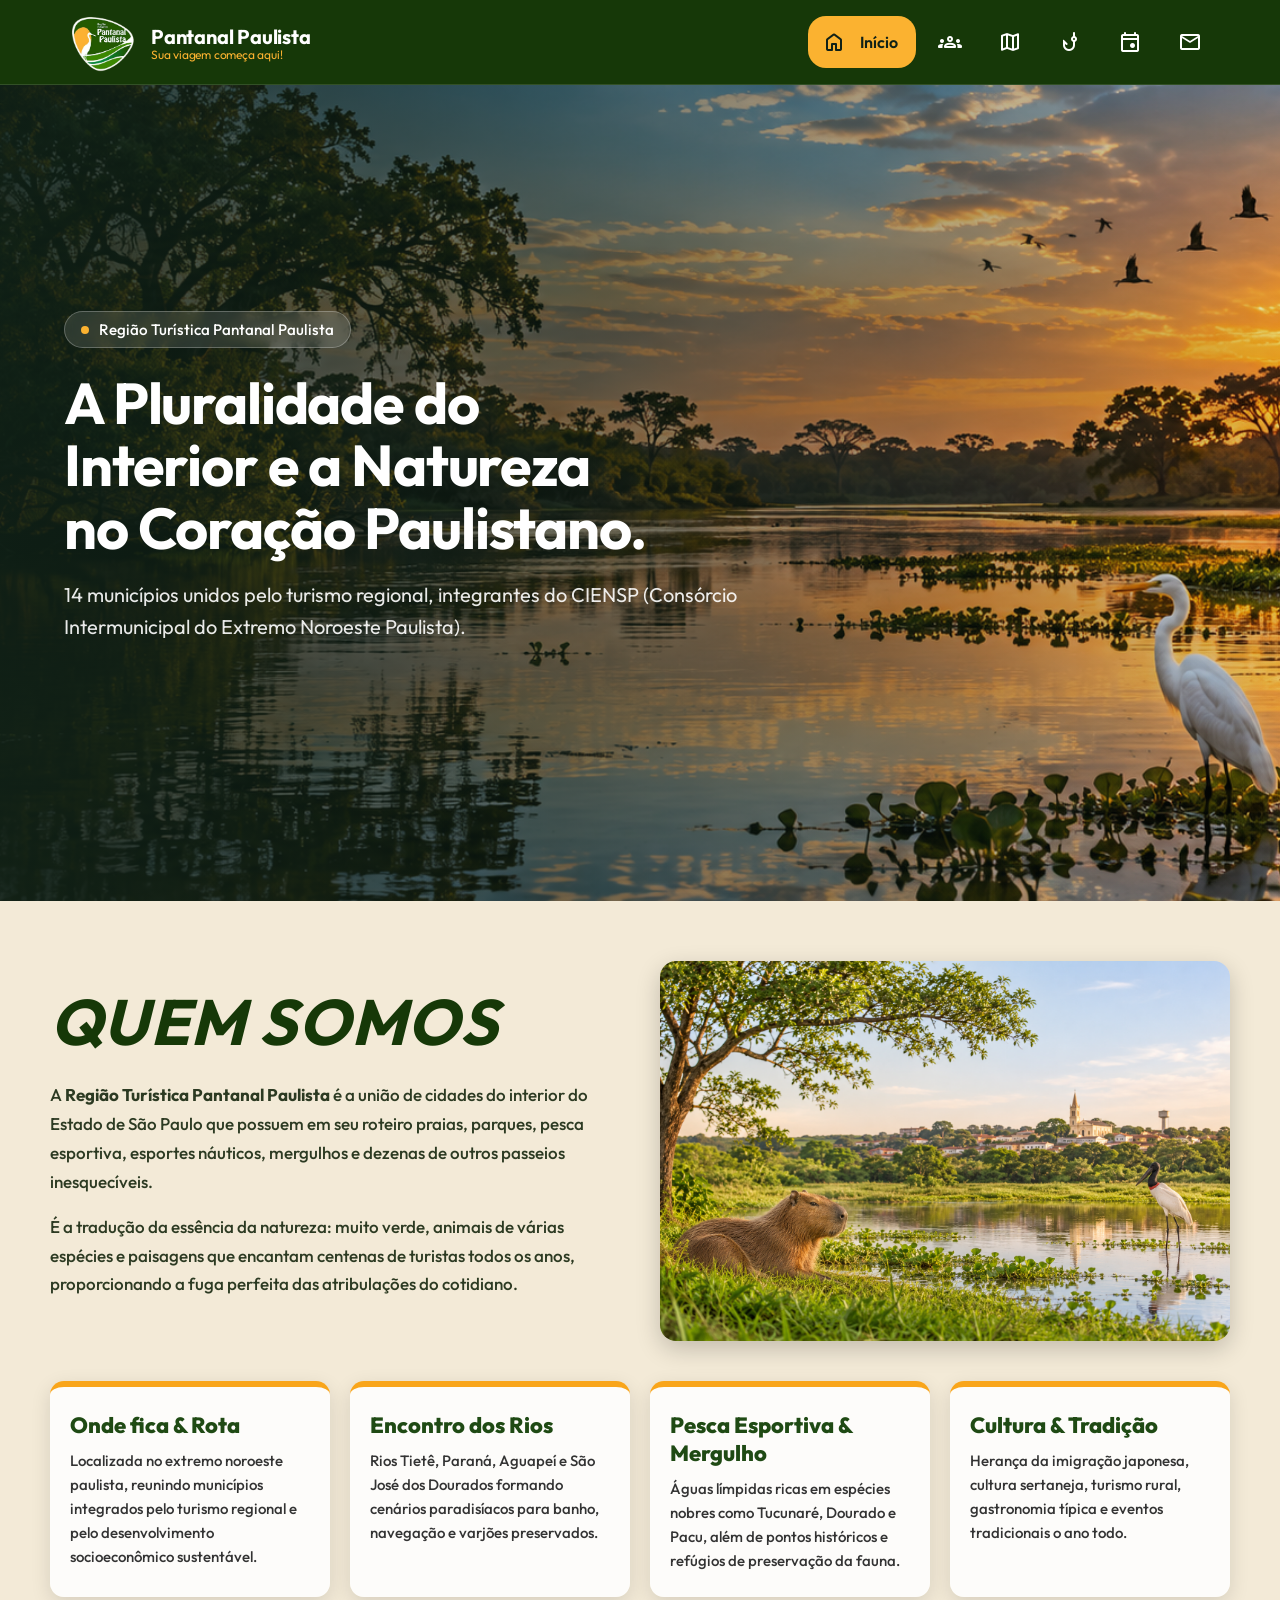
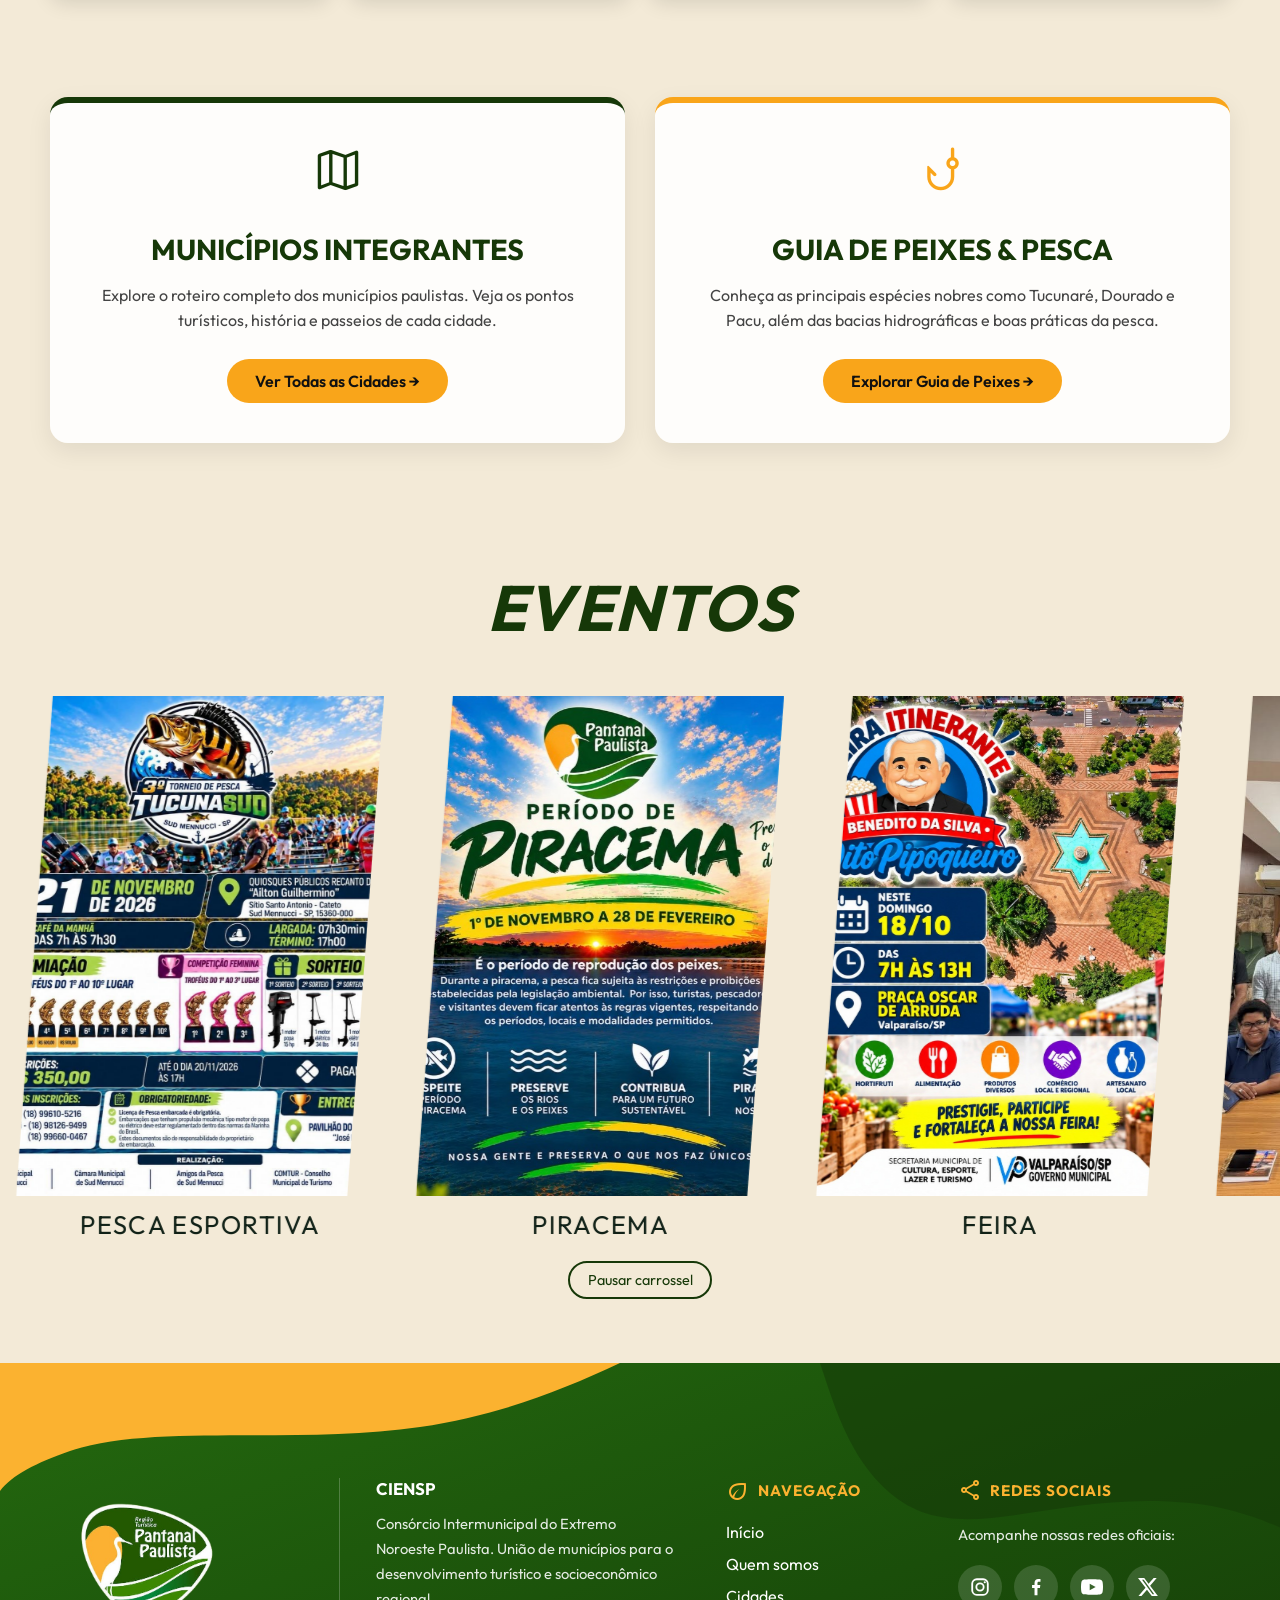
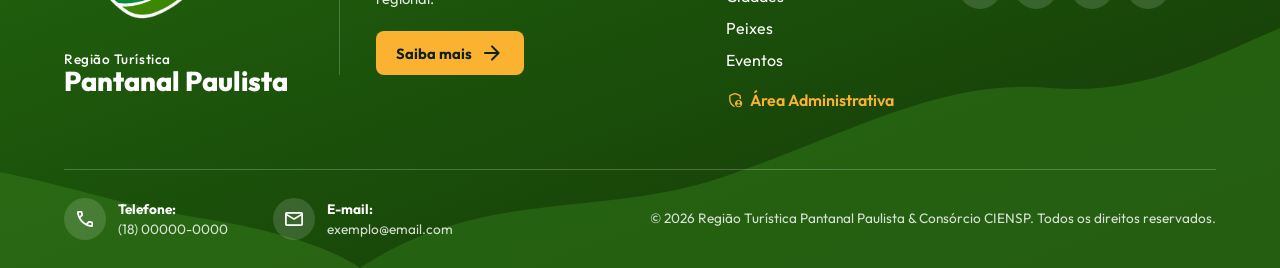
<file: index.html>
<!DOCTYPE html>
<html lang="pt-BR">
    <head>
        <!-- Codificação de caracteres: garante acentos e símbolos corretos. -->
        <meta charset="UTF-8" />

        <!-- Ajuste para dispositivos móveis -->
        <meta name="viewport" content="width=device-width, initial-scale=1.0" />

        <!-- Descrição da página para buscadores -->
        <meta
            name="description"
            content="Conheça a Região Turística Pantanal Paulista, suas cidades, eventos e belezas naturais."
        />

        <!-- Cor da barra do navegador em dispositivos móveis -->
        <meta name="theme-color" content="#163808" />

        <!-- Título da aba do navegador -->
        <title>Pantanal Paulista | Turismo e Natureza</title>

        <!-- Classe de apoio para ativação de scripts no CSS -->
        <script>
            document.documentElement.classList.add("js");
        </script>

        <!-- Ícone da aba e pré-conexão com o Google Fonts -->
        <link rel="icon" href="img/logo.png" />
        <link rel="preconnect" href="https://fonts.googleapis.com" />
        <link rel="preconnect" href="https://fonts.gstatic.com" crossorigin />

        <!-- Fontes externas do Google (Outfit e Ícones Material Symbols) -->
        <link
            href="https://fonts.googleapis.com/css2?family=Outfit:wght@400;500;600;700;800&display=swap"
            rel="stylesheet"
        />
        <link
            href="https://fonts.googleapis.com/css2?family=Material+Symbols+Rounded"
            rel="stylesheet"
        />

        <!-- Folha de estilo unificada -->
        <link rel="stylesheet" href="style.css" />

        <!-- Script principal javaScript.js -->
        <script src="javaScript.js" defer></script>
    </head>

    <body>
        <!-- Link de acessibilidade para navegação via teclado -->
        <a class="link-salto" href="#conteudo-principal">Pular para o conteúdo principal</a>

        <!-- =================================================================
             CABEÇALHO FIXO
             ================================================================= -->
        <header class="site-header">
            <div class="site-header__container">
                <!-- Marca / Logo -->
                <a class="site-header__brand" href="#inicio" aria-label="Pantanal Paulista - início">
                    <img class="site-header__logo" src="img/logo.png" alt="" width="75" height="75" />
                    <div class="site-header__brand-text">
                        <span class="site-header__brand-name">Pantanal Paulista</span>
                        <span class="site-header__slogan">Sua viagem começa aqui!</span>
                    </div>
                </a>

                <!-- Botão Toggle do Menu (Celular/Tablet) -->
                <button
                    class="menu-toggle"
                    type="button"
                    aria-controls="menu-principal"
                    aria-expanded="false"
                >
                    <span class="menu-toggle__icon material-symbols-rounded" aria-hidden="true">menu</span>
                    <span class="menu-toggle__label">Menu</span>
                </button>

                <!-- Menu de Navegação Principal -->
                <nav class="main-navigation" id="menu-principal" aria-label="Navegação principal">
                    <ul class="main-navigation__list">
                        <li class="main-navigation__item">
                            <a class="main-navigation__link" href="#inicio" aria-current="location">
                                <span class="main-navigation__icon material-symbols-rounded" aria-hidden="true">home</span>
                                <span class="main-navigation__text">Início</span>
                            </a>
                        </li>
                        <li class="main-navigation__item">
                            <a class="main-navigation__link" href="#quem-somos">
                                <span class="main-navigation__icon material-symbols-rounded" aria-hidden="true">groups</span>
                                <span class="main-navigation__text">Quem somos</span>
                            </a>
                        </li>
                        <li class="main-navigation__item">
                            <a class="main-navigation__link" href="cidades.html">
                                <span class="main-navigation__icon material-symbols-rounded" aria-hidden="true">map</span>
                                <span class="main-navigation__text">Cidades</span>
                            </a>
                        </li>
                        <li class="main-navigation__item">
                            <a class="main-navigation__link" href="peixes.html">
                                <span class="main-navigation__icon material-symbols-rounded" aria-hidden="true">phishing</span>
                                <span class="main-navigation__text">Peixes</span>
                            </a>
                        </li>
                        <li class="main-navigation__item">
                            <a class="main-navigation__link" href="#eventos">
                                <span class="main-navigation__icon material-symbols-rounded" aria-hidden="true">event</span>
                                <span class="main-navigation__text">Eventos</span>
                            </a>
                        </li>
                        <li class="main-navigation__item">
                            <a class="main-navigation__link" href="#contato-footer">
                                <span class="main-navigation__icon material-symbols-rounded" aria-hidden="true">mail</span>
                                <span class="main-navigation__text">Contato</span>
                            </a>
                        </li>
                    </ul>
                </nav>
            </div>
        </header>

        <main id="conteudo-principal">
            <!-- =================================================================
                 1) SEÇÃO HERO (BANNER INICIAL)
                 ================================================================= -->
            <section class="hero" id="inicio" aria-labelledby="hero-title">
                <div class="hero__container">
                    <div class="hero__content">
                        <p class="hero__eyebrow">Região Turística Pantanal Paulista</p>
                        <h1 class="hero__title" id="hero-title">
                            A Pluralidade do Interior e a Natureza no Coração Paulistano.
                        </h1>
                        <p class="hero__description">
                            14 municípios unidos pelo turismo regional, integrantes do CIENSP (Consórcio Intermunicipal do Extremo Noroeste Paulista).
                        </p>
                    </div>
                </div>
            </section>

            <!-- =================================================================
                 2) SEÇÃO QUEM SOMOS
                 ================================================================= -->
            <section class="content-section" id="quem-somos" aria-labelledby="quem-somos-title">
                <div class="secao-container">
                    <div class="qs-hero">
                        <div class="qs-texto">
                            <h2 class="qs-titulo" id="quem-somos-title">QUEM SOMOS</h2>
                            <p>A <strong>Região Turística Pantanal Paulista</strong> é a união de cidades do interior do Estado de São Paulo que possuem em seu roteiro praias, parques, pesca esportiva, esportes náuticos, mergulhos e dezenas de outros passeios inesquecíveis.</p>
                            <p>É a tradução da essência da natureza: muito verde, animais de várias espécies e paisagens que encantam centenas de turistas todos os anos, proporcionando a fuga perfeita das atribulações do cotidiano.</p>
                        </div>
                        <div class="qs-imagem" role="img" aria-label="Foto do Pantanal Paulista"></div>
                    </div>

                    <!-- Cartões de Destaque Mesclados -->
                    <div class="qs-destaques">
                        <article class="qs-card">
                            <h3>Onde fica & Rota</h3>
                            <p>Localizada no extremo noroeste paulista, reunindo municípios integrados pelo turismo regional e pelo desenvolvimento socioeconômico sustentável.</p>
                        </article>
                        <article class="qs-card">
                            <h3>Encontro dos Rios</h3>
                            <p>Rios Tietê, Paraná, Aguapeí e São José dos Dourados formando cenários paradisíacos para banho, navegação e varjões preservados.</p>
                        </article>
                        <article class="qs-card">
                            <h3>Pesca Esportiva & Mergulho</h3>
                            <p>Águas límpidas ricas em espécies nobres como Tucunaré, Dourado e Pacu, além de pontos históricos e refúgios de preservação da fauna.</p>
                        </article>
                        <article class="qs-card">
                            <h3>Cultura & Tradição</h3>
                            <p>Herança da imigração japonesa, cultura sertaneja, turismo rural, gastronomia típica e eventos tradicionais o ano todo.</p>
                        </article>
                    </div>
                </div>
            </section>

            <!-- =================================================================
                 3) CHAMADAS PARA PÁGINAS SEPARADAS (MUNICÍPIOS & GUIA DE PEIXES)
                 ================================================================= -->
            <section class="content-section chamadas">
                <div class="chamadas__grade">
                    <!-- Card para Cidades -->
                    <div class="chamada">
                        <div>
                            <span class="material-symbols-rounded chamada__icone" aria-hidden="true">map</span>
                            <h2 class="chamada__titulo">MUNICÍPIOS INTEGRANTES</h2>
                            <p class="chamada__texto">
                                Explore o roteiro completo dos municípios paulistas. Veja os pontos turísticos, história e passeios de cada cidade.
                            </p>
                        </div>
                        <div>
                            <a href="cidades.html" class="card-botao card-botao--grande">Ver Todas as Cidades →</a>
                        </div>
                    </div>

                    <!-- Card para Peixes -->
                    <div class="chamada chamada--laranja">
                        <div>
                            <span class="material-symbols-rounded chamada__icone" aria-hidden="true">phishing</span>
                            <h2 class="chamada__titulo">GUIA DE PEIXES & PESCA</h2>
                            <p class="chamada__texto">
                                Conheça as principais espécies nobres como Tucunaré, Dourado e Pacu, além das bacias hidrográficas e boas práticas da pesca.
                            </p>
                        </div>
                        <div>
                            <a href="peixes.html" class="card-botao card-botao--grande">Explorar Guia de Peixes →</a>
                        </div>
                    </div>
                </div>
            </section>

            <!-- =================================================================
                 4) CARROSSEL DE EVENTOS
                 ================================================================= -->
            <section class="content-section eventos" id="eventos" aria-labelledby="eventos-title">
                <h2 class="eventos__titulo" id="eventos-title">Eventos</h2>
                <div class="eventos__janela">
                    <ul class="eventos__trilho" id="eventos-trilho"></ul>
                </div>
                <button class="eventos__pausa" id="eventos-pausa" type="button" aria-pressed="false">
                    Pausar carrossel
                </button>
            </section>
        </main>

        <!-- =================================================================
             RODAPÉ
             ================================================================= -->
        <footer id="contato-footer" class="site-footer">
            <!-- SVG das Ondas Decorativas -->
            <svg class="site-footer__decor site-footer__decor--top" viewBox="0 0 1440 260" preserveAspectRatio="xMinYMin slice" aria-hidden="true" focusable="false">
                <path fill="#143a08" opacity=".55" d="M820 0H1440V250C1360 215 1290 150 1190 140C1050 126 960 190 890 130C850 96 835 45 820 0Z"/>
                <path fill="#fbb230" d="M0 0H620C560 28 500 52 420 64C300 82 150 60 70 88C36 100 12 112 0 128Z"/>
            </svg>
            <svg class="site-footer__decor site-footer__decor--bottom" viewBox="0 0 1440 240" preserveAspectRatio="xMaxYMax slice" aria-hidden="true" focusable="false">
                <path fill="#2a6a14" opacity=".75" d="M520 240C640 160 760 190 880 150C1010 106 1100 50 1210 60C1300 68 1370 30 1440 0V240Z"/>
                <path fill="#357a1c" opacity=".55" d="M0 240V150C120 110 230 170 360 190C450 204 500 225 520 240Z"/>
            </svg>

            <div class="site-footer__container">
                <div class="site-footer__main">
                    <!-- Coluna 1: Logo -->
                    <a class="site-footer__brand" href="#inicio" aria-label="Pantanal Paulista - voltar ao início">
                        <img class="site-footer__logo" src="img/logo.png" alt="" width="160" height="160" />
                        <span class="site-footer__brand-text">
                            <span class="site-footer__brand-top">Região Turística</span>
                            <span class="site-footer__brand-name">Pantanal Paulista</span>
                        </span>
                    </a>

                    <!-- Coluna 2: Informações do CIENSP -->
                    <div class="site-footer__about">
                        <h2 class="site-footer__about-title">CIENSP</h2>
                        <p id="display-endereco">
                            Consórcio Intermunicipal do Extremo Noroeste Paulista. União de municípios para o desenvolvimento turístico e socioeconômico regional.
                        </p>
                        <a class="site-footer__button" href="#quem-somos">
                            Saiba mais <span class="material-symbols-rounded" aria-hidden="true">arrow_forward</span>
                        </a>
                    </div>

                    <!-- Coluna 3: Links de Navegação + Botão Admin -->
                    <nav class="site-footer__col" aria-labelledby="rodape-nav-titulo">
                        <h2 class="site-footer__col-title" id="rodape-nav-titulo">
                            <span class="material-symbols-rounded" aria-hidden="true">eco</span> Navegação
                        </h2>
                        <ul class="site-footer__list">
                            <li><a href="#inicio">Início</a></li>
                            <li><a href="#quem-somos">Quem somos</a></li>
                            <li><a href="cidades.html">Cidades</a></li>
                            <li><a href="peixes.html">Peixes</a></li>
                            <li><a href="#eventos">Eventos</a></li>
                            <li class="site-footer__list-admin">
                                <a class="site-footer__admin" href="admin.html">
                                    <span class="material-symbols-rounded" aria-hidden="true">admin_panel_settings</span> Área Administrativa
                                </a>
                            </li>
                        </ul>
                    </nav>

                    <!-- Coluna 4: Ícones de Redes Sociais -->
                    <div class="site-footer__col">
                        <h2 class="site-footer__col-title">
                            <span class="material-symbols-rounded" aria-hidden="true">share</span> Redes Sociais
                        </h2>
                        <p class="site-footer__social-text">Acompanhe nossas redes oficiais:</p>
                        <ul class="site-footer__social">
                            <li>
                                <a id="link-instagram" href="https://www.instagram.com/rtpantanal/" target="_blank" rel="noopener noreferrer" aria-label="Instagram @rtpantanal">
                                    <svg viewBox="0 0 24 24" aria-hidden="true"><rect x="3.5" y="3.5" width="17" height="17" rx="5" fill="none" stroke="currentColor" stroke-width="2"/><circle cx="12" cy="12" r="4" fill="none" stroke="currentColor" stroke-width="2"/><circle cx="17.2" cy="6.8" r="1.2" fill="currentColor"/></svg>
                                </a>
                            </li>
                            <li>
                                <a id="link-facebook" href="https://www.facebook.com/rtpantanalpaulista/" target="_blank" rel="noopener noreferrer" aria-label="Facebook /rtpantanalpaulista">
                                    <svg viewBox="0 0 24 24" aria-hidden="true"><path fill="currentColor" d="M13.6 21v-8h2.7l.4-3.2h-3.1V7.8c0-.9.3-1.5 1.6-1.5h1.7V3.4c-.3 0-1.3-.1-2.4-.1-2.4 0-4.1 1.5-4.1 4.2v2.3H7.7V13h2.7v8z"/></svg>
                                </a>
                            </li>
                            <li>
                                <a href="#" aria-label="YouTube">
                                    <svg viewBox="0 0 24 24" aria-hidden="true"><path fill="currentColor" d="M23.5 6.2a3 3 0 0 0-2.1-2.1C19.5 3.5 12 3.5 12 3.5s-7.5 0-9.4.6A3 3 0 0 0 .5 6.2 31 31 0 0 0 0 12a31 31 0 0 0 .5 5.8 3 3 0 0 0 2.1 2.1c1.9.5 9.4.5 9.4.5s7.5 0 9.4-.6a3 3 0 0 0 2.1-2.1A31 31 0 0 0 24 12a31 31 0 0 0-.5-5.8zM9.5 15.6V8.4l6.5 3.6-6.5 3.6z"/></svg>
                                </a>
                            </li>
                            <li>
                                <a href="#" aria-label="X / Twitter">
                                    <svg viewBox="0 0 24 24" aria-hidden="true"><path fill="currentColor" d="M18.2 2.3h3.3l-7.2 8.3 8.5 11.1h-6.7l-5.2-6.8-6 6.8H1.6l7.7-8.9L1.1 2.3h6.8l4.7 6.2 5.6-6.2zm-1.2 17.5h1.8L7.4 4.1H5.5l11.5 15.7z"/></svg>
                                </a>
                            </li>
                        </ul>
                    </div>
                </div>

                <!-- Linha Inferior: Contato e Copyright -->
                <div class="site-footer__bottom">
                    <ul class="site-footer__contact">
                        <li>
                            <span class="site-footer__contact-icon material-symbols-rounded" aria-hidden="true">call</span>
                            <span><strong>Telefone:</strong> <span id="display-telefone">(18) 00000-0000</span></span>
                        </li>
                        <li>
                            <span class="site-footer__contact-icon material-symbols-rounded" aria-hidden="true">mail</span>
                            <span><strong>E-mail:</strong> <a href="#" id="display-email">exemplo@email.com</a></span>
                        </li>
                    </ul>
                    <p class="site-footer__copy">
                        © <span id="rodape-ano">2026</span> Região Turística Pantanal Paulista & Consórcio CIENSP. Todos os direitos reservados.
                    </p>
                </div>
            </div>
        </footer>
    </body>
</html>
</file>
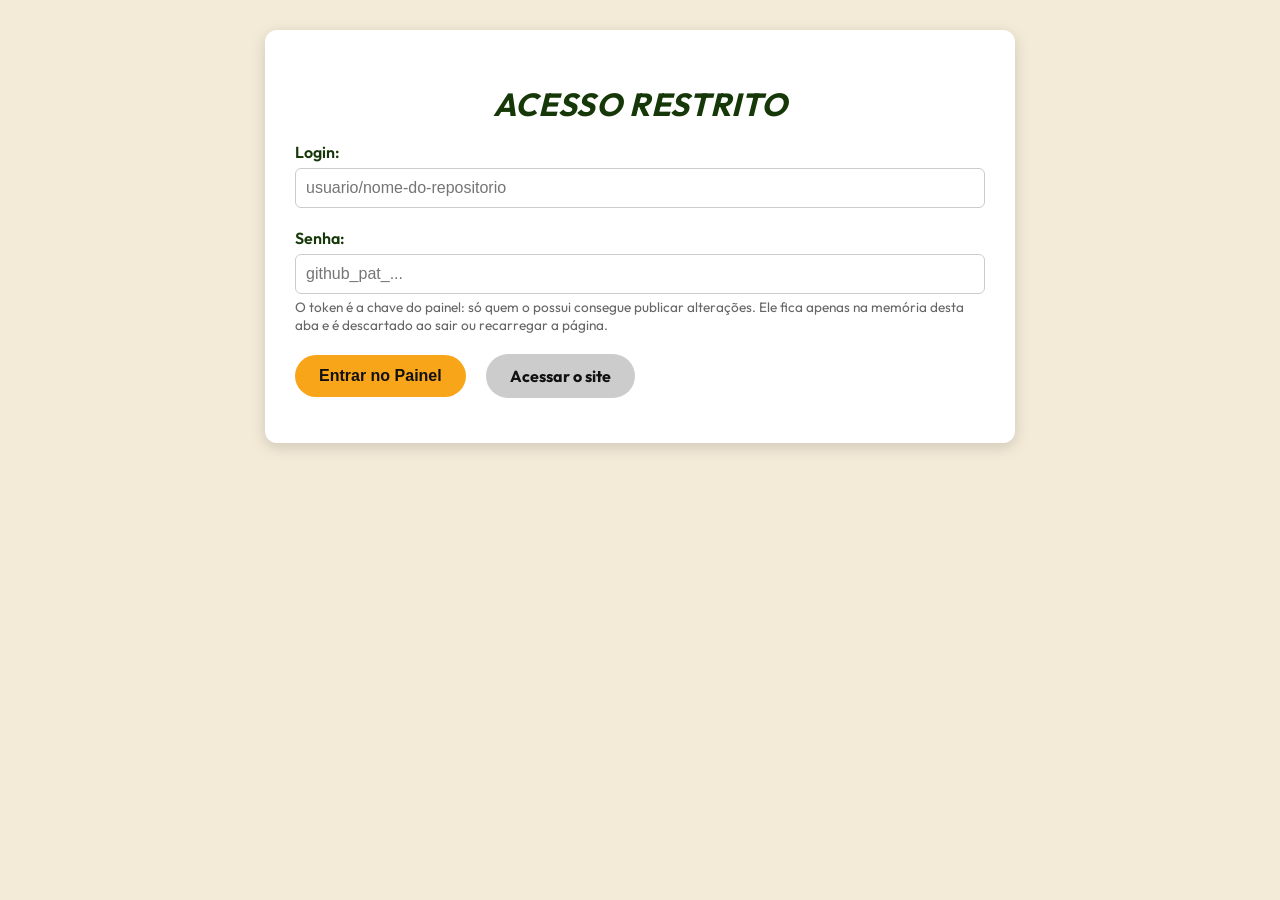
<file: admin.html>
<!DOCTYPE html>
<html lang="pt-BR">
<head>
    <meta charset="UTF-8">
    <meta name="viewport" content="width=device-width, initial-scale=1.0">
    <title>Painel Administrativo - Pantanal Paulista</title>
    <meta name="robots" content="noindex, nofollow">
    <link rel="icon" href="img/logo.png">
    <link href="https://fonts.googleapis.com/css2?family=Outfit:wght@400;500;600;700;800&display=swap" rel="stylesheet">
    <link rel="stylesheet" href="style.css">
    <script src="javaScript.js" defer></script>
</head>
<body class="pagina-admin">

    <div class="admin-card">
        <!-- LOGIN -->
        <div id="box-login">
            <h2 class="titulos admin-titulo">Acesso Restrito</h2>
            <form id="form-login">
                <div class="form-group">
                    <label for="admin-repo">Login:</label>
                    <input type="text" id="admin-repo" required placeholder="usuario/nome-do-repositorio" autocomplete="off" spellcheck="false">
                </div>
                <div class="form-group">
                    <label for="admin-token">Senha:</label>
                    <input type="password" id="admin-token" required placeholder="github_pat_..." autocomplete="off">
                    <p class="dica-campo">O token é a chave do painel: só quem o possui consegue publicar alterações. Ele fica apenas na memória desta aba e é descartado ao sair ou recarregar a página.</p>
                </div>
                <div class="admin-acoes">
                    <button type="submit" class="btn-salvar">Entrar no Painel</button>
                    <a href="index.html" class="btn-salvar btn-salvar--neutro btn-voltar-site">Acessar o site</a>
                </div>
            </form>
            <div id="login-erro" class="mensagem mensagem--erro" role="alert"></div>
        </div>

        <!-- PAINEL DE EDIÇÃO -->
        <div id="box-painel" class="oculto">
            <h2 class="titulos admin-titulo">Edição de Conteúdo</h2>
            
            <form id="form-edicao">
                <h3>Contatos da Região Turística</h3>
                <hr>
                <div class="form-group">
                    <label for="edit-telefone">Telefone de Contato:</label>
                    <input type="text" id="edit-telefone" placeholder="(18) 00000-0000">
                </div>
                <div class="form-group">
                    <label for="edit-email">E-mail de Contato:</label>
                    <input type="text" id="edit-email" placeholder="exemplo@email.com">
                </div>
                <div class="form-group">
                    <label for="edit-instagram">Instagram (usuário):</label>
                    <input type="text" id="edit-instagram" placeholder="rtpantanal" autocomplete="off">
                </div>
                <div class="form-group">
                    <label for="edit-facebook">Facebook (página):</label>
                    <input type="text" id="edit-facebook" placeholder="rtpantanalpaulista" autocomplete="off">
                </div>

                <h3 class="admin-subtitulo--espaco">Editar Conteúdo das Cidades</h3>
                <hr>
                <div class="form-group">
                    <label for="select-cidade">Selecione o Município:</label>
                    <select id="select-cidade">
                        <option value="andradina">Andradina</option>
                        <option value="castilho">Castilho</option>
                        <option value="guaracai">Guaraçaí</option>
                        <option value="ilha-solteira">Ilha Solteira</option>
                        <option value="itapura">Itapura</option>
                        <option value="mirandopolis">Mirandópolis</option>
                        <option value="murutinga">Murutinga do Sul</option>
                        <option value="nova-independencia">Nova Independência</option>
                        <option value="pereira-barreto">Pereira Barreto</option>
                        <option value="sud-mennucci">Sud Mennucci</option>
                        <option value="suzanapolis">Suzanápolis</option>
                        <option value="valparaiso">Valparaíso</option>
                    </select>
                    <p class="dica-campo">Ao trocar de cidade, o que você editou fica guardado até clicar em "Salvar Alterações".</p>
                </div>

                <div class="form-group">
                    <label for="edit-cidade-nome">Título da página da cidade:</label>
                    <input type="text" id="edit-cidade-nome" autocomplete="off">
                </div>
                <div class="form-group">
                    <label for="edit-cidade-slogan">Slogan:</label>
                    <input type="text" id="edit-cidade-slogan" autocomplete="off" placeholder="Ex.: O Paraíso do Pescador">
                </div>
                <div class="form-group">
                    <label for="edit-cidade-desc">Descrição:</label>
                    <textarea id="edit-cidade-desc"></textarea>
                    <p class="dica-campo">Separe os parágrafos com uma linha em branco.</p>
                </div>

                <div class="form-group">
                    <span class="admin-rotulo">Dados rápidos:</span>
                    <p class="dica-campo">Pequenos destaques exibidos ao lado da descrição (rótulo e valor).</p>
                    <div id="lista-dados"></div>
                    <button type="button" id="btn-add-dado" class="btn-salvar btn-salvar--neutro btn-mini">+ Adicionar dado</button>
                </div>

                <div class="form-group">
                    <span class="admin-rotulo">Destaques e Visitas:</span>
                    <p class="dica-campo">Cada atrativo pode ter descrição e detalhes (endereço, telefone, horário). No site, os que têm descrição ou detalhes abrem ao clicar.</p>
                    <div id="lista-destaques"></div>
                    <button type="button" id="btn-add-destaque" class="btn-salvar btn-salvar--neutro btn-mini">+ Adicionar atrativo</button>
                </div>

                <div class="form-group">
                    <label for="edit-cidade-info">Informações:</label>
                    <textarea id="edit-cidade-info" class="admin-texto-curto"></textarea>
                    <p class="dica-campo">Texto livre (opcional): dicas, acesso, funcionamento.</p>
                </div>

                <div class="form-group">
                    <span class="admin-rotulo">Contato:</span>
                    <p class="dica-campo">Prefeitura, telefone, e-mail e site. E-mails e endereços de site viram links automaticamente.</p>
                    <div id="lista-contato"></div>
                    <button type="button" id="btn-add-contato" class="btn-salvar btn-salvar--neutro btn-mini">+ Adicionar contato</button>
                </div>

                <div class="form-group">
                    <label for="edit-cidade-mapa">Local do mapa:</label>
                    <input type="text" id="edit-cidade-mapa" autocomplete="off" placeholder="Ex.: Pereira Barreto,SP,Brasil">
                </div>

                <div class="admin-acoes">
                    <button type="submit" class="btn-salvar">Salvar Alterações</button>
                    <button type="button" id="btn-logout" class="btn-salvar btn-salvar--neutro">Sair</button>
                    <a href="index.html" class="btn-salvar btn-salvar--neutro btn-voltar-site">Ir para o Site</a>
                </div>
            </form>

            <div id="edit-sucesso" class="mensagem mensagem--sucesso" role="status"></div>
            <div id="edit-erro" class="mensagem mensagem--erro" role="alert"></div>
        </div>
    </div>

</body>
</html>
</file>
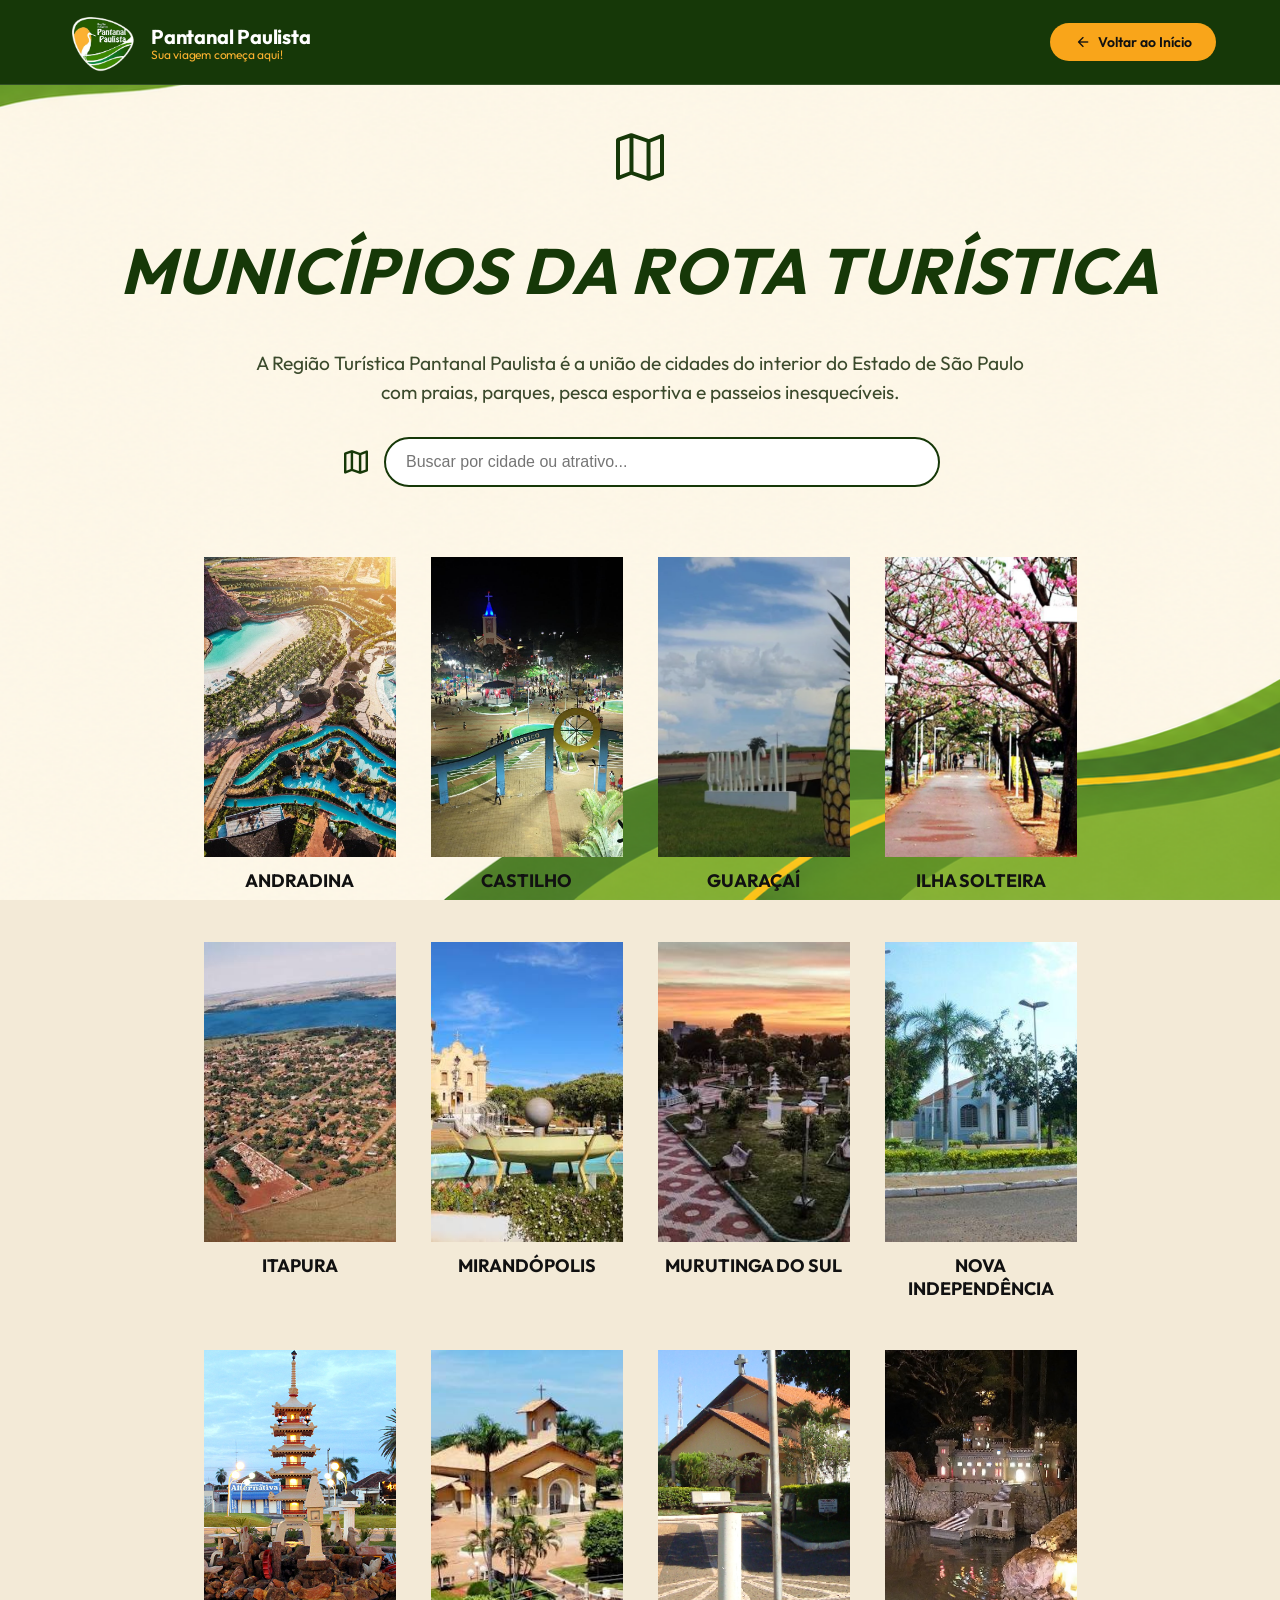
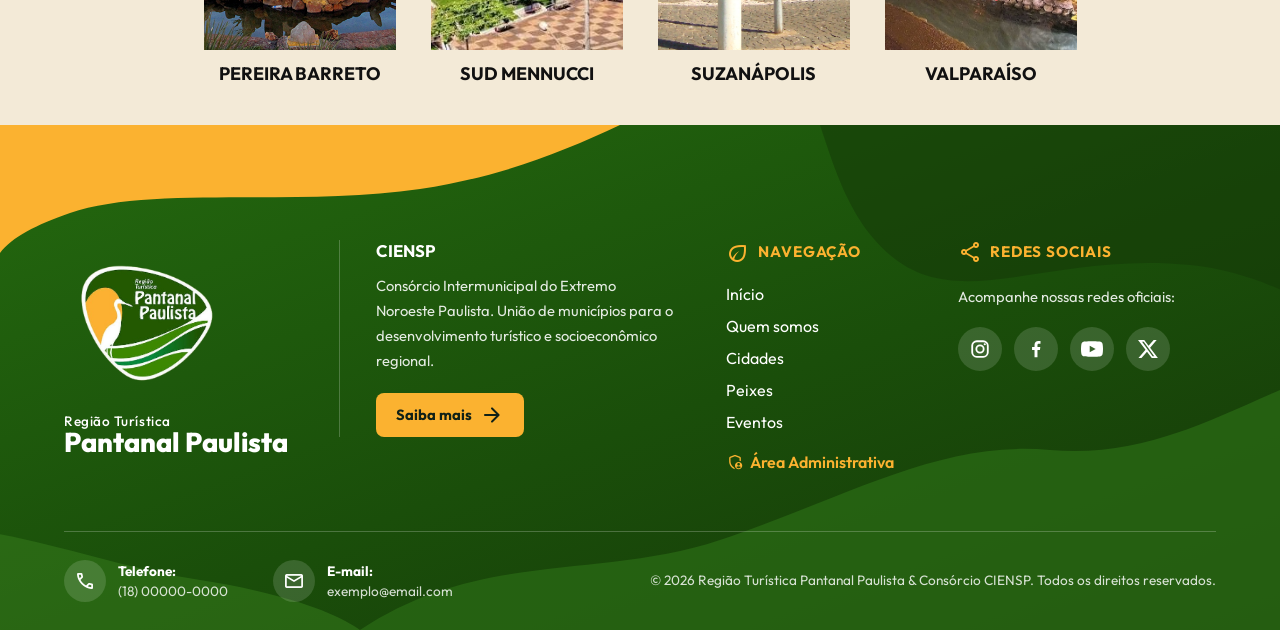
<file: cidades.html>
<!DOCTYPE html>
<html lang="pt-BR">

<head>
    <meta charset="UTF-8">
    <meta name="viewport" content="width=device-width, initial-scale=1.0">
    <meta name="theme-color" content="#163808">
    <title>Cidades Integrantes | Pantanal Paulista</title>
    <meta name="description" content="Conheça os municípios da Região Turística Pantanal Paulista: atrações, história, dados e localização no mapa.">

    <link rel="icon" href="img/logo.png">
    <link rel="preconnect" href="https://fonts.googleapis.com">
    <link rel="preconnect" href="https://fonts.gstatic.com" crossorigin>
    <link href="https://fonts.googleapis.com/css2?family=Outfit:wght@400;500;600;700;800&display=swap" rel="stylesheet">
    <link href="https://fonts.googleapis.com/css2?family=Material+Symbols+Rounded" rel="stylesheet">
    <link rel="stylesheet" href="style.css">

    <script src="javaScript.js" defer></script>
</head>

<body class="content-section">

    <header class="site-header">
        <div class="site-header__container site-header__container--interna">
            <a class="site-header__brand" href="index.html" aria-label="Pantanal Paulista - início">
                <img class="site-header__logo" src="img/logo.png" alt="" width="75" height="75" />
                <div class="site-header__brand-text">
                    <span class="site-header__brand-name">Pantanal Paulista</span>
                    <span class="site-header__slogan">Sua viagem começa aqui!</span>
                </div>
            </a>
            <a class="card-botao card-botao--icone" href="index.html" aria-label="Voltar ao Início">
                <span class="material-symbols-rounded" aria-hidden="true">arrow_back</span> <span><span class="card-botao__prefixo">Voltar ao </span>Início</span>
            </a>
        </div>
    </header>

    <main class="pagina">
        <div class="pagina-intro">
            <span class="material-symbols-rounded pagina-intro__icone" aria-hidden="true">map</span>
            <h1 class="titulos">Municípios da Rota Turística</h1>
            <p class="pagina-intro__texto">
                A Região Turística Pantanal Paulista é a união de cidades do interior do Estado de São Paulo com praias, parques, pesca esportiva e passeios inesquecíveis.
            </p>
        </div>

        <!-- Campo de Pesquisa / Filtro com o Ícone do Mapinha -->
        <div class="filtro">
            <span class="material-symbols-rounded filtro__icone" aria-hidden="true">map</span>
            <input type="text" class="filtro__campo" id="input-filtro-cidades" placeholder="Buscar por cidade ou atrativo..." aria-label="Buscar por cidade ou atrativo" autocomplete="off">
        </div>

        <!-- SEÇÃO CIDADES (TODAS AS 12 CIDADES) -->
        <section id="cidades">
            <div class="listaCards" id="grid-cidades">
                
                <!-- Andradina -->
                <div class="card-imagem-caixa" id="card-andradina" data-cidade="andradina">
                    <img class="imgCard" loading="lazy" src="img/andra.jpg" alt="Andradina">
                    <div class="card-conteudo">
                        <p class="card-texto">A Terra do Rei do Gado.</p>
                        <a class="card-botao" href="#detalhe-andradina">Saiba mais</a>
                    </div>
                    <h3 class="card-titulo">Andradina</h3>
                </div>

                <!-- Castilho -->
                <div class="card-imagem-caixa" id="card-castilho" data-cidade="castilho">
                    <img class="imgCard" loading="lazy" src="img/castilho.jpg" alt="Castilho">
                    <div class="card-conteudo">
                        <p class="card-texto">O Paraíso do Pescador.</p>
                        <a class="card-botao" href="#detalhe-castilho">Saiba mais</a>
                    </div>
                    <h3 class="card-titulo">Castilho</h3>
                </div>

                <!-- Guaraçaí -->
                <div class="card-imagem-caixa" id="card-guaracai" data-cidade="guaracai">
                    <img class="imgCard" loading="lazy" src="img/guaracai.webp" alt="Guaraçaí">
                    <div class="card-conteudo">
                        <p class="card-texto">A Capital do Abacaxi.</p>
                        <a class="card-botao" href="#detalhe-guaracai">Saiba mais</a>
                    </div>
                    <h3 class="card-titulo">Guaraçaí</h3>
                </div>

                <!-- Ilha Solteira -->
                <div class="card-imagem-caixa" id="card-ilha-solteira" data-cidade="ilha solteira">
                    <img class="imgCard" loading="lazy" src="img/ilha.jpg" alt="Ilha Solteira">
                    <div class="card-conteudo">
                        <p class="card-texto">Estância Turística.</p>
                        <a class="card-botao" href="#detalhe-ilha-solteira">Saiba mais</a>
                    </div>
                    <h3 class="card-titulo">Ilha Solteira</h3>
                </div>

                <!-- Itapura -->
                <div class="card-imagem-caixa" id="card-itapura" data-cidade="itapura">
                    <img class="imgCard" loading="lazy" src="img/itapura.jfif" alt="Itapura">
                    <div class="card-conteudo">
                        <p class="card-texto">O encontro dos rios Tietê e Paraná.</p>
                        <a class="card-botao" href="#detalhe-itapura">Saiba mais</a>
                    </div>
                    <h3 class="card-titulo">Itapura</h3>
                </div>

                <!-- Mirandópolis -->
                <div class="card-imagem-caixa" id="card-mirandopolis" data-cidade="mirandopolis">
                    <img class="imgCard" loading="lazy" src="img/mirandopolis.jfif" alt="Mirandópolis">
                    <div class="card-conteudo">
                        <p class="card-texto">Berço histórico.</p>
                        <a class="card-botao" href="#detalhe-mirandopolis">Saiba mais</a>
                    </div>
                    <h3 class="card-titulo">Mirandópolis</h3>
                </div>

                <!-- Murutinga do Sul -->
                <div class="card-imagem-caixa" id="card-murutinga" data-cidade="murutinga do sul">
                    <img class="imgCard" loading="lazy" src="img/murutinga.jfif" alt="Murutinga do Sul">
                    <div class="card-conteudo">
                        <p class="card-texto">Tradições sertanejas marcantes e acolhimento típico do interior paulista.</p>
                        <a class="card-botao" href="#detalhe-murutinga">Saiba mais</a>
                    </div>
                    <h3 class="card-titulo">Murutinga do Sul</h3>
                </div>

                <!-- Nova Independência -->
                <div class="card-imagem-caixa" id="card-nova-independencia" data-cidade="nova independencia">
                    <img class="imgCard" loading="lazy" src="img/nova.jpg" alt="Nova Independência">
                    <div class="card-conteudo">
                        <p class="card-texto">Sede de reservas ecológicas e santuário preservado da fauna pantaneira.</p>
                        <a class="card-botao" href="#detalhe-nova-independencia">Saiba mais</a>
                    </div>
                    <h3 class="card-titulo">Nova Independência</h3>
                </div>

                <!-- Pereira Barreto -->
                <div class="card-imagem-caixa" id="card-pereira-barreto" data-cidade="pereira barreto">
                    <img class="imgCard" loading="lazy" src="img/barreto.jpg" alt="Pereira Barreto">
                    <div class="card-conteudo">
                        <p class="card-texto">A península verde com praias, águas límpidas e forte herança da imigração japonesa.</p>
                        <a class="card-botao" href="#detalhe-pereira-barreto">Saiba mais</a>
                    </div>
                    <h3 class="card-titulo">Pereira Barreto</h3>
                </div>

                <!-- Sud Mennucci -->
                <div class="card-imagem-caixa" id="card-sud-mennucci" data-cidade="sud mennucci">
                    <img class="imgCard" loading="lazy" src="img/sud.jfif" alt="Sud Mennucci">
                    <div class="card-conteudo">
                        <p class="card-texto">Terra do Tucunaré Azul.</p>
                        <a class="card-botao" href="#detalhe-sud-mennucci">Saiba mais</a>
                    </div>
                    <h3 class="card-titulo">Sud Mennucci</h3>
                </div>

                <!-- Suzanápolis -->
                <div class="card-imagem-caixa" id="card-suzanapolis" data-cidade="suzanapolis">
                    <img class="imgCard" loading="lazy" src="img/suzanapolis.webp" alt="Suzanápolis">
                    <div class="card-conteudo">
                        <p class="card-texto">Cidade de pequeno porte com belezas naturais.</p>
                        <a class="card-botao" href="#detalhe-suzanapolis">Saiba mais</a>
                    </div>
                    <h3 class="card-titulo">Suzanápolis</h3>
                </div>

                <!-- Valparaíso -->
                <div class="card-imagem-caixa" id="card-valparaiso" data-cidade="valparaiso">
                    <img class="imgCard" loading="lazy" src="img/valparaiso.jpg" alt="Valparaíso">
                    <div class="card-conteudo">
                        <p class="card-texto">Trilhas de moto, cultura oriental e praças aconchegantes no interior.</p>
                        <a class="card-botao" href="#detalhe-valparaiso">Saiba mais</a>
                    </div>
                    <h3 class="card-titulo">Valparaíso</h3>
                </div>

            </div>
            <p class="filtro__vazio" id="filtro-vazio" hidden>Nenhuma cidade encontrada. Tente outro termo.</p>
        </section>

        <!-- GUIA COMPLETO DE DESTINOS NO MESMO ESTILO DE VIDRO (GLASSMORPHISM) -->
        <section id="mapas">
            
            <!-- ANDRADINA -->
            <div class="mapa-cidade" id="detalhe-andradina"></div>

            <!-- CASTILHO -->
            <div class="mapa-cidade" id="detalhe-castilho"></div>

            <!-- GUARAÇAÍ -->
            <div class="mapa-cidade" id="detalhe-guaracai"></div>

            <!-- ILHA SOLTEIRA -->
            <div class="mapa-cidade" id="detalhe-ilha-solteira"></div>

            <!-- ITAPURA -->
            <div class="mapa-cidade" id="detalhe-itapura"></div>

            <!-- MIRANDÓPOLIS -->
            <div class="mapa-cidade" id="detalhe-mirandopolis"></div>

            <!-- MURUTINGA DO SUL -->
            <div class="mapa-cidade" id="detalhe-murutinga"></div>

            <!-- NOVA INDEPENDÊNCIA -->
            <div class="mapa-cidade" id="detalhe-nova-independencia"></div>

            <!-- PEREIRA BARRETO -->
            <div class="mapa-cidade" id="detalhe-pereira-barreto"></div>

            <!-- SUD MENNUCCI -->
            <div class="mapa-cidade" id="detalhe-sud-mennucci"></div>

            <!-- SUZANÁPOLIS -->
            <div class="mapa-cidade" id="detalhe-suzanapolis"></div>

            <!-- VALPARAÍSO -->
            <div class="mapa-cidade" id="detalhe-valparaiso"></div>

        </section>
    </main>

        <!-- =================================================================
             RODAPÉ
             ================================================================= -->
        <footer id="contato-footer" class="site-footer">
            <!-- SVG das Ondas Decorativas -->
            <svg class="site-footer__decor site-footer__decor--top" viewBox="0 0 1440 260" preserveAspectRatio="xMinYMin slice" aria-hidden="true" focusable="false">
                <path fill="#143a08" opacity=".55" d="M820 0H1440V250C1360 215 1290 150 1190 140C1050 126 960 190 890 130C850 96 835 45 820 0Z"/>
                <path fill="#fbb230" d="M0 0H620C560 28 500 52 420 64C300 82 150 60 70 88C36 100 12 112 0 128Z"/>
            </svg>
            <svg class="site-footer__decor site-footer__decor--bottom" viewBox="0 0 1440 240" preserveAspectRatio="xMaxYMax slice" aria-hidden="true" focusable="false">
                <path fill="#2a6a14" opacity=".75" d="M520 240C640 160 760 190 880 150C1010 106 1100 50 1210 60C1300 68 1370 30 1440 0V240Z"/>
                <path fill="#357a1c" opacity=".55" d="M0 240V150C120 110 230 170 360 190C450 204 500 225 520 240Z"/>
            </svg>

            <div class="site-footer__container">
                <div class="site-footer__main">
                    <!-- Coluna 1: Logo -->
                    <a class="site-footer__brand" href="index.html#inicio" aria-label="Pantanal Paulista - voltar ao início">
                        <img class="site-footer__logo" src="img/logo.png" alt="" width="160" height="160" />
                        <span class="site-footer__brand-text">
                            <span class="site-footer__brand-top">Região Turística</span>
                            <span class="site-footer__brand-name">Pantanal Paulista</span>
                        </span>
                    </a>

                    <!-- Coluna 2: Informações do CIENSP -->
                    <div class="site-footer__about">
                        <h2 class="site-footer__about-title">CIENSP</h2>
                        <p id="display-endereco">
                            Consórcio Intermunicipal do Extremo Noroeste Paulista. União de municípios para o desenvolvimento turístico e socioeconômico regional.
                        </p>
                        <a class="site-footer__button" href="index.html#quem-somos">
                            Saiba mais <span class="material-symbols-rounded" aria-hidden="true">arrow_forward</span>
                        </a>
                    </div>

                    <!-- Coluna 3: Links de Navegação + Botão Admin -->
                    <nav class="site-footer__col" aria-labelledby="rodape-nav-titulo">
                        <h2 class="site-footer__col-title" id="rodape-nav-titulo">
                            <span class="material-symbols-rounded" aria-hidden="true">eco</span> Navegação
                        </h2>
                        <ul class="site-footer__list">
                            <li><a href="index.html#inicio">Início</a></li>
                            <li><a href="index.html#quem-somos">Quem somos</a></li>
                            <li><a href="cidades.html">Cidades</a></li>
                            <li><a href="peixes.html">Peixes</a></li>
                            <li><a href="index.html#eventos">Eventos</a></li>
                            <li class="site-footer__list-admin">
                                <a class="site-footer__admin" href="admin.html">
                                    <span class="material-symbols-rounded" aria-hidden="true">admin_panel_settings</span> Área Administrativa
                                </a>
                            </li>
                        </ul>
                    </nav>

                    <!-- Coluna 4: Ícones de Redes Sociais -->
                    <div class="site-footer__col">
                        <h2 class="site-footer__col-title">
                            <span class="material-symbols-rounded" aria-hidden="true">share</span> Redes Sociais
                        </h2>
                        <p class="site-footer__social-text">Acompanhe nossas redes oficiais:</p>
                        <ul class="site-footer__social">
                            <li>
                                <a id="link-instagram" href="https://www.instagram.com/rtpantanal/" target="_blank" rel="noopener noreferrer" aria-label="Instagram @rtpantanal">
                                    <svg viewBox="0 0 24 24" aria-hidden="true"><rect x="3.5" y="3.5" width="17" height="17" rx="5" fill="none" stroke="currentColor" stroke-width="2"/><circle cx="12" cy="12" r="4" fill="none" stroke="currentColor" stroke-width="2"/><circle cx="17.2" cy="6.8" r="1.2" fill="currentColor"/></svg>
                                </a>
                            </li>
                            <li>
                                <a id="link-facebook" href="https://www.facebook.com/rtpantanalpaulista/" target="_blank" rel="noopener noreferrer" aria-label="Facebook /rtpantanalpaulista">
                                    <svg viewBox="0 0 24 24" aria-hidden="true"><path fill="currentColor" d="M13.6 21v-8h2.7l.4-3.2h-3.1V7.8c0-.9.3-1.5 1.6-1.5h1.7V3.4c-.3 0-1.3-.1-2.4-.1-2.4 0-4.1 1.5-4.1 4.2v2.3H7.7V13h2.7v8z"/></svg>
                                </a>
                            </li>
                            <li>
                                <a href="#" aria-label="YouTube">
                                    <svg viewBox="0 0 24 24" aria-hidden="true"><path fill="currentColor" d="M23.5 6.2a3 3 0 0 0-2.1-2.1C19.5 3.5 12 3.5 12 3.5s-7.5 0-9.4.6A3 3 0 0 0 .5 6.2 31 31 0 0 0 0 12a31 31 0 0 0 .5 5.8 3 3 0 0 0 2.1 2.1c1.9.5 9.4.5 9.4.5s7.5 0 9.4-.6a3 3 0 0 0 2.1-2.1A31 31 0 0 0 24 12a31 31 0 0 0-.5-5.8zM9.5 15.6V8.4l6.5 3.6-6.5 3.6z"/></svg>
                                </a>
                            </li>
                            <li>
                                <a href="#" aria-label="X / Twitter">
                                    <svg viewBox="0 0 24 24" aria-hidden="true"><path fill="currentColor" d="M18.2 2.3h3.3l-7.2 8.3 8.5 11.1h-6.7l-5.2-6.8-6 6.8H1.6l7.7-8.9L1.1 2.3h6.8l4.7 6.2 5.6-6.2zm-1.2 17.5h1.8L7.4 4.1H5.5l11.5 15.7z"/></svg>
                                </a>
                            </li>
                        </ul>
                    </div>
                </div>

                <!-- Linha Inferior: Contato e Copyright -->
                <div class="site-footer__bottom">
                    <ul class="site-footer__contact">
                        <li>
                            <span class="site-footer__contact-icon material-symbols-rounded" aria-hidden="true">call</span>
                            <span><strong>Telefone:</strong> <span id="display-telefone">(18) 00000-0000</span></span>
                        </li>
                        <li>
                            <span class="site-footer__contact-icon material-symbols-rounded" aria-hidden="true">mail</span>
                            <span><strong>E-mail:</strong> <a href="#" id="display-email">exemplo@email.com</a></span>
                        </li>
                    </ul>
                    <p class="site-footer__copy">
                        © <span id="rodape-ano">2026</span> Região Turística Pantanal Paulista & Consórcio CIENSP. Todos os direitos reservados.
                    </p>
                </div>
            </div>
        </footer>
    </body>
</html>
</file>
<file: style.css>
/* ==========================================================================
   STYLE.CSS - ARQUIVO ÚNICO DE ESTILOS DO SITE
   ========================================================================== */

:root {
    --verde: #163808;
    --verde-escuro: #1f4a14;
    --ambar: #fbb230;
    --laranja: #f9a51a;
    --tinta: #102117;
    --branco: #fff;
    --bege: #f3ead7;
    --agua: #2f7d6d;

    --altura-header: 84px;

    --fonte-principal: "Outfit", sans-serif;
    --fonte-titulo: var(--fonte-principal);
    --fonte-texto: var(--fonte-principal);

    --titulo-tamanho: clamp(2.2rem, 7vw, 4rem);
    --titulo-peso: 700;
    --titulo-estilo: italic;
    --titulo-espaco-letras: 0.02em;
    --titulo-cor: var(--verde);
}

* { box-sizing: border-box; }

html {
    scroll-behavior: smooth;
    scroll-padding-top: 96px;
}

body {
    margin: 0;
    font-family: var(--fonte-principal);
    overflow-x: clip;
}

:where(#cidades, #mapas, #quem-somos),
:where(#cidades, #mapas, #quem-somos) * {
    margin: 0;
    padding: 0;
    box-sizing: border-box;
    text-align: center;
}

:where(#cidades, #mapas, #quem-somos) {
    font-family: var(--fonte-texto);
    -webkit-font-smoothing: antialiased;
}

a:focus-visible,
button:focus-visible {
    outline: 3px solid var(--ambar);
    outline-offset: 3px;
}

.link-salto {
    position: absolute;
    top: -100px;
    left: 16px;
    z-index: 100;
    padding: 12px 16px;
    border-radius: 0 0 12px 12px;
    background: var(--ambar);
    color: var(--tinta);
    font-weight: 600;
    text-decoration: none;
}

.link-salto:focus { top: 0; }

.content-section {
    background-image: url("img/back-bege.png");
    background-color: var(--bege);
    background-size: cover;
    background-position: center;
    background-repeat: no-repeat;
    background-attachment: fixed;
}

.titulos {
    font-family: var(--fonte-principal);
    font-size: var(--titulo-tamanho);
    font-weight: var(--titulo-peso);
    font-style: var(--titulo-estilo);
    letter-spacing: var(--titulo-espaco-letras);
    color: var(--titulo-cor);
    text-transform: uppercase;
    text-align: center;
    line-height: 1.1;
}

/* ===== CABEÇALHO E MENU ===== */
.site-header {
    position: sticky;
    top: 0;
    z-index: 50;
    background-color: var(--verde);
    border-bottom: 1px solid rgba(255, 255, 255, 0.12);
    transition: box-shadow 0.3s ease;
}

.site-header.is-scrolled { box-shadow: 0 10px 28px rgba(16, 33, 23, 0.3); }

.site-header__container {
    width: min(1200px, 90%);
    min-height: var(--altura-header);
    margin: 0 auto;
    display: flex;
    align-items: center;
    justify-content: space-between;
    gap: 24px;
    transition: min-height 0.3s ease;
}

.site-header.is-scrolled .site-header__container { min-height: 68px; }

.site-header__brand {
    display: inline-flex;
    align-items: center;
    gap: 12px;
    color: var(--branco);
    font-size: 1.25rem;
    font-weight: 700;
    letter-spacing: -0.01em;
    text-decoration: none;
}

.site-header__brand-text {
    display: flex;
    flex-direction: column;
    text-align: left;
}

.site-header__slogan {
    font-size: 0.75rem;
    font-weight: 400;
    line-height: 1;
    color: var(--ambar);
}

.site-header__logo {
    flex: none;
    width: 75px;
    height: 75px;
    object-fit: contain;
}

.main-navigation__list {
    display: flex;
    align-items: center;
    gap: 8px;
    margin: 0;
    padding: 0;
    list-style: none;
}

.main-navigation__link {
    display: grid;
    grid-template-columns: 52px 0fr;
    align-items: center;
    height: 52px;
    color: var(--branco);
    text-decoration: none;
    border-radius: 18px;
    transition: grid-template-columns 0.35s ease, background-color 0.25s ease, color 0.25s ease;
}

.main-navigation__icon {
    display: grid;
    place-items: center;
    width: 52px;
    font-size: 24px;
}

.main-navigation__text {
    min-width: 0;
    overflow: hidden;
    white-space: nowrap;
    font-weight: 500;
    opacity: 0;
    transition: opacity 0.2s ease;
}

.main-navigation__text::after {
    content: "";
    display: inline-block;
    width: 18px;
}

.main-navigation__link:hover,
.main-navigation__link:focus-visible {
    grid-template-columns: 52px 1fr;
    background-color: rgba(255, 255, 255, 0.16);
}

.main-navigation__link:hover .main-navigation__text,
.main-navigation__link:focus-visible .main-navigation__text {
    opacity: 1;
}

.main-navigation__link[aria-current="location"] {
    grid-template-columns: 52px 1fr;
    background-color: var(--ambar);
    color: var(--tinta);
}

.main-navigation__link[aria-current="location"] .main-navigation__text {
    opacity: 1;
    font-weight: 600;
}

.menu-toggle {
    display: none;
    align-items: center;
    gap: 6px;
    height: 48px;
    padding: 0 16px 0 12px;
    border: 1px solid rgba(255, 255, 255, 0.35);
    border-radius: 16px;
    background: transparent;
    color: var(--branco);
    font: inherit;
    font-weight: 500;
    cursor: pointer;
}

.menu-toggle:hover { background-color: rgba(255, 255, 255, 0.12); }

@media (max-width: 820px) {
    .site-header__container { flex-wrap: wrap; min-height: 68px; }
    .site-header.is-scrolled .site-header__container { min-height: 60px; }
    .site-header__logo { width: 52px; height: 52px; }
    .menu-toggle { display: inline-flex; }
    .main-navigation { width: 100%; padding-bottom: 16px; }
    .js .main-navigation {
        position: absolute;
        top: 100%;
        left: 0;
        right: 0;
        padding: 12px 5% 24px;
        background: var(--verde);
        box-shadow: 0 18px 28px rgba(16, 33, 23, 0.3);
        visibility: hidden;
        opacity: 0;
        transform: translateY(-8px);
        transition: opacity 0.25s ease, transform 0.25s ease, visibility 0s linear 0.25s;
    }
    .js .main-navigation.is-open {
        visibility: visible;
        opacity: 1;
        transform: none;
        transition-delay: 0s;
    }
    .main-navigation__list { flex-direction: column; align-items: stretch; gap: 4px; }
    .main-navigation__link { grid-template-columns: 52px 1fr; }
    .main-navigation__text { opacity: 1; font-size: 1.05rem; }
}

/* ===== HERO ===== */
.hero {
    min-height: calc(100vh - var(--altura-header));
    min-height: calc(100svh - var(--altura-header));
    display: flex;
    align-items: center;
    padding-block: 72px;
    background-color: var(--tinta);
    background-image: linear-gradient(90deg, rgba(16, 33, 23, 0.9), rgba(16, 33, 23, 0.1)), url("img/banner.png");
    background-size: cover;
    background-position: center;
}

.hero__container { width: min(1200px, 90%); margin: 0 auto; }
.hero__content { max-width: 680px; color: var(--branco); }

.hero__eyebrow {
    display: inline-flex;
    align-items: center;
    gap: 10px;
    margin: 0 0 24px;
    padding: 8px 16px;
    border: 1px solid rgba(255, 255, 255, 0.25);
    border-radius: 999px;
    background: rgba(255, 255, 255, 0.12);
    backdrop-filter: blur(6px);
    font-size: 0.95rem;
    font-weight: 500;
}

.hero__eyebrow::before {
    content: "";
    width: 8px;
    height: 8px;
    border-radius: 50%;
    background: var(--ambar);
}

.hero__title {
    margin: 0 0 20px;
    font-size: clamp(2.1rem, 5vw, 3.6rem);
    font-weight: 700;
    line-height: 1.08;
    letter-spacing: -0.02em;
    text-wrap: balance;
}

.hero__description {
    max-width: 52ch;
    margin: 0 0 32px;
    font-size: clamp(1.05rem, 1.6vw, 1.25rem);
    line-height: 1.6;
    color: rgba(255, 255, 255, 0.9);
}

@media (max-width: 820px) {
    .hero { background-image: linear-gradient(rgba(16, 33, 23, 0.68), rgba(16, 33, 23, 0.68)), url("img/banner.png"); }
}

/* ===== QUEM SOMOS ===== */
#quem-somos { padding: 60px 50px; }

.secao-container { max-width: 1200px; margin: 0 auto; }

.qs-titulo {
    font-family: var(--fonte-titulo);
    font-size: var(--titulo-tamanho);
    font-weight: var(--titulo-peso);
    font-style: var(--titulo-estilo);
    letter-spacing: var(--titulo-espaco-letras);
    color: var(--titulo-cor);
    text-transform: uppercase;
    line-height: 1.1;
    margin-bottom: 24px;
    text-align: left;
}

.qs-hero {
    display: grid;
    grid-template-columns: 1fr 1fr;
    align-items: center;
    gap: 40px;
    max-width: 1200px;
    margin: 0 auto;
}

.qs-texto p {
    font-family: var(--fonte-texto);
    font-weight: 500;
    font-size: 17px;
    line-height: 1.7;
    color: #2c3a22;
    margin-bottom: 16px;
    text-align: left;
}

.qs-imagem {
    width: 100%;
    max-width: 630px;
    justify-self: center;
    aspect-ratio: 1.5 / 1;
    border-radius: 16px;
    box-shadow: 0 8px 24px rgba(0, 0, 0, 0.2);
    background: url("img/paisagem-pantanal-paulista.png") center / cover no-repeat, rgba(255, 255, 255, 0.5);
}

.qs-destaques {
    display: grid;
    grid-template-columns: repeat(auto-fit, minmax(230px, 1fr));
    gap: 20px;
    max-width: 1200px;
    margin: 40px auto 0;
}

.qs-card {
    background: rgba(255, 255, 255, 0.88);
    border-top: 6px solid var(--laranja);
    border-radius: 14px;
    padding: 24px 20px;
    box-shadow: 0 6px 20px rgba(0, 0, 0, 0.12);
    text-align: left;
}

.qs-card h3 {
    font-family: var(--fonte-titulo);
    font-size: 22px;
    font-weight: 800;
    color: var(--verde-escuro);
    margin-bottom: 10px;
    text-align: left;
}

.qs-card p {
    font-family: var(--fonte-texto);
    font-weight: 500;
    font-size: 15px;
    line-height: 1.6;
    color: #333;
    text-align: left;
}

@media (max-width: 800px) {
    #quem-somos { padding: 40px 20px 60px; }
    .qs-hero { grid-template-columns: 1fr; }
}

/* ===== CHAMADAS DA HOME (Municípios e Peixes) ===== */
.chamadas { padding: 40px 50px 60px; }

.chamadas__grade {
    display: grid;
    grid-template-columns: repeat(auto-fit, minmax(min(100%, 320px), 1fr));
    gap: 30px;
    max-width: 1200px;
    margin: 0 auto;
}

.chamada {
    display: flex;
    flex-direction: column;
    justify-content: space-between;
    padding: 40px;
    border-top: 6px solid var(--verde);
    border-radius: 18px;
    background: rgba(255, 255, 255, 0.9);
    box-shadow: 0 8px 24px rgba(0, 0, 0, 0.08);
    text-align: center;
}

.chamada--laranja { border-top-color: var(--laranja); }

.chamada__icone {
    margin-bottom: 10px;
    font-size: 54px;
    color: var(--verde);
}

.chamada--laranja .chamada__icone { color: var(--laranja); }

@media (max-width: 600px) {
    .chamadas { padding: 30px 16px 40px; }
    .chamadas__grade { gap: 20px; }
    .chamada { padding: 28px 20px; }
    .chamada__icone { font-size: 46px; }
    .chamada__titulo { font-size: 1.5rem; }
}

.chamada__titulo {
    margin-bottom: 12px;
    font-family: var(--fonte-titulo);
    font-size: 1.8rem;
    color: var(--verde);
}

.chamada__texto {
    margin-bottom: 25px;
    font-size: 1rem;
    line-height: 1.6;
    color: #444;
}

/* ===== CIDADES (cards com foto) ===== */
#cidades { padding: 0; }

.listaCards {
    display: flex;
    justify-content: center;
    flex-wrap: wrap;
    gap: 50px 35px;
    padding: 30px 7vw 0;
}

.card-imagem-caixa {
    position: relative;
    overflow: hidden;
    width: 15vw;
}

.imgCard {
    display: block;
    width: 100%;
    height: 300px;
    object-fit: cover;
    transition: filter 0.4s ease;
}

.card-conteudo {
    position: absolute;
    inset: 0;
    display: flex;
    flex-direction: column;
    justify-content: center;
    align-items: center;
    gap: 12px;
    padding: 20px;
    opacity: 0;
    transition: opacity 0.4s ease;
}

.card-texto {
    margin: 0;
    color: #fff;
    font-family: var(--fonte-texto);
    font-size: 15px;
    font-weight: 500;
    line-height: 1.4;
    text-align: center;
}

.card-botao {
    background: var(--laranja);
    color: #111;
    padding: 10px 24px;
    border-radius: 30px;
    text-decoration: none;
    font-family: var(--fonte-titulo);
    font-size: 14px;
    font-weight: 600;
    transition: transform 0.3s ease;
    display: inline-block;
}

.card-botao:hover { transform: scale(1.1); }

.card-botao--grande { padding: 12px 28px; font-size: 1rem; }

.card-botao--icone {
    display: inline-flex;
    align-items: center;
    gap: 6px;
}

.card-botao--icone .material-symbols-rounded { font-size: 18px; }

.card-imagem-caixa:hover .imgCard,
.card-imagem-caixa:focus-within .imgCard { filter: blur(1.5px) brightness(0.68); }
.card-imagem-caixa:hover .card-conteudo,
.card-imagem-caixa:focus-within .card-conteudo { opacity: 1; }

.card-imagem-caixa[hidden] { display: none; }

.card-titulo {
    margin-top: 12px;
    font-family: var(--fonte-titulo);
    font-size: 18px;
    font-weight: 700;
    color: #111;
    text-transform: uppercase;
}

@media (max-width: 1000px) {
    .card-imagem-caixa { width: min(42vw, 260px); }
}

@media (max-width: 520px) {
    .card-imagem-caixa { width: min(80vw, 300px); }
}

/* ===== INFORMAÇÕES DA CIDADE / MUNICÍPIOS (Vidro + Mapas) ===== */
#mapas { display: none; padding: 40px 50px; }
#mapas:has(.mapa-cidade:target) { display: block; }

.mapa-cidade {
    display: none;
    position: relative;
    isolation: isolate;
    max-width: 1000px;
    margin: 40px auto;
}

.mapa-cidade:target { display: block; }

.mapa-cidade::before,
.mapa-cidade::after {
    content: "";
    position: absolute;
    z-index: -1;
    pointer-events: none;
    filter: blur(36px);
}

.mapa-cidade::before {
    top: 4%;
    left: -6%;
    width: 46%;
    height: 38%;
    background: rgba(61, 140, 40, 0.55);
    border-radius: 58% 42% 63% 37% / 45% 55% 45% 55%;
}

.mapa-cidade::after {
    right: -6%;
    bottom: 18%;
    width: 42%;
    height: 34%;
    background: rgba(251, 178, 48, 0.5);
    border-radius: 40% 60% 35% 65% / 55% 40% 60% 45%;
}

.mapa-titulo {
    margin-bottom: 28px;
    font-family: var(--fonte-titulo);
    font-size: clamp(2rem, 5vw, 3.2rem);
    font-weight: 700;
    color: var(--verde);
    letter-spacing: -0.01em;
}

.cidade__grade {
    display: grid;
    grid-template-columns: repeat(12, 1fr);
    gap: 20px;
}

.cidade__sobre { grid-column: 1 / 8; }
.cidade__dados { grid-column: 8 / 13; }
.cidade__atracoes { grid-column: 1 / 8; }
.cidade__acesso { grid-column: 8 / 13; align-self: start; }

.vidro {
    padding: clamp(20px, 3vw, 32px);
    text-align: left;
    color: var(--tinta);
    background: linear-gradient(135deg, rgba(255, 255, 255, 0.62), rgba(255, 255, 255, 0.24));
    border: 1px solid rgba(255, 255, 255, 0.65);
    -webkit-backdrop-filter: blur(16px) saturate(140%);
    backdrop-filter: blur(16px) saturate(140%);
    box-shadow: 0 12px 32px rgba(22, 56, 8, 0.14), inset 0 1px 0 rgba(255, 255, 255, 0.75);
}

.cidade__sobre { border-radius: 44px 16px 44px 16px; }
.cidade__dados { border-radius: 16px 44px 16px 44px; }
.cidade__atracoes { border-radius: 16px 40px 16px 40px; }
.cidade__acesso { border-radius: 40px 16px 40px 16px; }

.info-subtitulo {
    display: flex;
    align-items: center;
    gap: 10px;
    margin-bottom: 14px;
    font-family: var(--fonte-titulo);
    font-size: 0.85rem;
    font-weight: 700;
    letter-spacing: 0.12em;
    text-transform: uppercase;
    color: var(--verde-escuro);
}

.info-subtitulo::before {
    content: "";
    flex: none;
    width: 12px;
    height: 12px;
    background: var(--laranja);
    border-radius: 0 100% 0 100%;
    transform: rotate(-10deg);
}

.info-descricao {
    font-family: var(--fonte-texto);
    font-size: 1rem;
    line-height: 1.7;
    color: #25352a;
    text-align: left;
}

.cidade__sobre .info-descricao::first-letter {
    float: left;
    margin: 0.06em 0.12em 0 0;
    font-size: 3.2em;
    font-weight: 800;
    line-height: 0.85;
    color: var(--verde);
}

.cidade__dados { display: flex; align-items: center; }

.info-dados {
    display: grid;
    grid-template-columns: 1fr 1fr;
    gap: 0;
    width: 100%;
}

.info-dado {
    display: flex;
    flex-direction: column;
    gap: 4px;
    padding: 14px 8px;
    border-bottom: 1px solid rgba(22, 56, 8, 0.14);
}

.info-dado:nth-last-child(-n + 2) { border-bottom: 0; }
.info-dado:nth-child(odd) { border-right: 1px solid rgba(22, 56, 8, 0.14); }

.info-dado-titulo {
    text-align: left;
    font-size: 0.72rem;
    font-weight: 600;
    letter-spacing: 0.1em;
    text-transform: uppercase;
    color: #5b6b5f;
}

.info-dado-valor {
    margin: 0;
    font-family: var(--fonte-titulo);
    font-size: 1.25rem;
    font-weight: 700;
    line-height: 1.2;
    color: var(--verde);
    text-align: left;
}

.info-lista {
    display: grid;
    grid-template-columns: 1fr 1fr;
    gap: 8px 20px;
    list-style: none;
}

.info-lista li {
    position: relative;
    padding-left: 22px;
    font-family: var(--fonte-texto);
    font-size: 1rem;
    line-height: 1.5;
    color: #25352a;
    text-align: left;
}

.info-lista li::before {
    content: "";
    position: absolute;
    left: 0;
    top: 0.45em;
    width: 10px;
    height: 10px;
    background: var(--verde-escuro);
    border-radius: 0 100% 0 100%;
}

/* Atrativos com descrição e detalhes (abrem ao clicar) */
.info-lista li:has(.atrativo[open]) { grid-column: 1 / -1; }

.atrativo,
.atrativo * { text-align: left; }

.atrativo__nome {
    cursor: pointer;
    list-style: none;
}

.atrativo__nome::-webkit-details-marker { display: none; }

.atrativo__nome::after {
    content: "+";
    margin-left: 8px;
    font-weight: 700;
    color: var(--laranja);
}

.atrativo[open] .atrativo__nome::after { content: "−"; }

.atrativo__corpo {
    margin-top: 8px;
    padding: 12px 14px;
    border-left: 3px solid var(--laranja);
    border-radius: 0 10px 10px 0;
    background: rgba(255, 255, 255, 0.45);
    font-size: 0.95rem;
    line-height: 1.6;
    text-align: left;
}

.atrativo__corpo p + p,
.atrativo__corpo p + .atrativo__detalhes { margin-top: 8px; }

.info-descricao p + p { margin-top: 10px; }
.info-descricao p + .info-contato { margin-top: 12px; }

.info-contato a,
.atrativo__detalhes a { color: var(--verde); overflow-wrap: anywhere; }

.cidade__mapa {
    margin-top: 20px;
    padding: 14px;
    border-radius: 16px 52px 16px 52px;
}

.cidade__mapa iframe {
    display: block;
    width: 100%;
    height: 420px;
    border: 0;
    border-radius: 12px 40px 12px 40px;
}

.cidade__voltar { display: block; width: fit-content; margin: 28px auto 0; }

@media (max-width: 800px) {
    #mapas { padding: 30px 20px; }
    .cidade__sobre, .cidade__dados, .cidade__atracoes, .cidade__acesso { grid-column: 1 / -1; }
    .info-lista { grid-template-columns: 1fr; }
    .cidade__mapa iframe { height: 320px; }
}

/* ===== EVENTOS (Carrossel) ===== */
section.eventos {
    --ev-fundo: #fff;
    --ev-titulo: var(--verde);
    --ev-texto: var(--tinta);
    --ev-destaque: var(--ambar);
    --ev-fonte-titulo: var(--fonte-principal);
    --ev-largura-card: clamp(270px, 32vw, 400px);
    --ev-altura-card: clamp(340px, 42vw, 500px);

    color: var(--ev-texto);
    padding: clamp(2rem, 6vw, 4rem) 0;
    overflow: hidden;
}

.eventos .eventos__titulo {
    margin: 0 0 clamp(1.5rem, 4vw, 3rem);
    text-align: center;
    font-family: var(--ev-fonte-titulo);
    font-style: var(--titulo-estilo);
    font-weight: var(--titulo-peso);
    font-size: var(--titulo-tamanho);
    letter-spacing: var(--titulo-espaco-letras);
    text-transform: uppercase;
    color: var(--titulo-cor);
}

.eventos__janela { position: relative; overflow: hidden; }

.eventos__trilho {
    display: flex;
    width: max-content;
    margin: 0;
    padding: 0;
    list-style: none;
    will-change: transform;
    animation: ev-deslizar var(--ev-duracao, 30s) linear infinite;
}

.eventos__janela:hover .eventos__trilho,
.eventos__janela:focus-within .eventos__trilho,
.eventos__janela:has(.evento--aberto) .eventos__trilho,
.eventos--pausado .eventos__trilho {
    animation-play-state: paused;
}

@keyframes ev-deslizar {
    from { transform: translateX(calc(-1 * var(--ev-distancia, 50%))); }
    to { transform: translateX(0); }
}

.eventos__item {
    flex: 0 0 auto;
    width: var(--ev-largura-card);
    padding-inline: clamp(0.4rem, 1.5vw, 1rem);
}

.evento { margin: 0; text-align: center; }

.evento__midia {
    position: relative;
    height: var(--ev-altura-card);
    clip-path: polygon(10% 0, 100% 0, 90% 100%, 0 100%);
}

.evento__gatilho {
    display: block;
    width: 100%;
    height: 100%;
    padding: 0;
    border: 0;
    background: #e3ede4;
    cursor: pointer;
}

.evento__imagem {
    display: block;
    width: 100%;
    height: 100%;
    object-fit: cover;
    transition: transform 0.5s ease, filter 0.5s ease;
}

.evento__nome {
    display: block;
    margin-top: 0.75rem;
    font-family: var(--ev-fonte-titulo);
    font-size: clamp(1.2rem, 2.6vw, 1.6rem);
    letter-spacing: 0.05em;
    text-transform: uppercase;
}

.evento__info {
    position: absolute;
    inset: 0;
    display: flex;
    flex-direction: column;
    justify-content: center;
    gap: 0.5rem;
    padding: 1.5rem 12%;
    text-align: center;
    color: #fff;
    background: linear-gradient(to top, rgba(16, 33, 23, 0.94), rgba(22, 56, 8, 0.86));
    opacity: 0;
    visibility: hidden;
    transition: opacity 0.4s ease, visibility 0s linear 0.4s;
}

.evento__info > * {
    opacity: 0;
    transform: translateY(14px);
    transition: opacity 0.4s ease, transform 0.4s ease;
}

.evento__subtitulo {
    margin: 0;
    font-family: var(--ev-fonte-titulo);
    font-size: clamp(1.1rem, 2.6vw, 1.5rem);
    font-weight: 700;
    letter-spacing: 0.04em;
    line-height: 1.1;
}

.evento__meta {
    margin: 0;
    font-size: clamp(0.75rem, 1.6vw, 0.9rem);
    font-weight: 600;
    line-height: 1.35;
}

.evento__descricao {
    margin: 0;
    font-size: clamp(0.72rem, 1.5vw, 0.85rem);
    line-height: 1.4;
    display: -webkit-box;
    -webkit-line-clamp: 6;
    line-clamp: 6;
    -webkit-box-orient: vertical;
    overflow: hidden;
}

.evento__saiba {
    align-self: center;
    margin-top: 0.25rem;
    padding: 0.45rem 1rem;
    font-size: 0.8rem;
    font-weight: 700;
    color: var(--ev-texto);
    background: var(--ev-destaque);
    border-radius: 999px;
    text-decoration: none;
}

.evento__saiba:hover,
.evento__saiba:focus-visible { background: #ffc85c; }

.evento--aberto .evento__info,
.evento:focus-within .evento__info {
    opacity: 1;
    visibility: visible;
    transition: opacity 0.4s ease, visibility 0s;
}

.evento--aberto .evento__info > *,
.evento:focus-within .evento__info > * {
    opacity: 1;
    transform: none;
}

.evento--aberto .evento__imagem,
.evento:focus-within .evento__imagem {
    transform: scale(1.08);
    filter: blur(2px);
}

@media (hover: hover) {
    .evento:hover .evento__info {
        opacity: 1;
        visibility: visible;
        transition: opacity 0.4s ease, visibility 0s;
    }
    .evento:hover .evento__info > * { opacity: 1; transform: none; }
    .evento:hover .evento__imagem { transform: scale(1.08); filter: blur(2px); }
}

.evento__info > :nth-child(2) { transition-delay: 0.06s; }
.evento__info > :nth-child(3) { transition-delay: 0.12s; }
.evento__info > :nth-child(4) { transition-delay: 0.18s; }

.eventos__pausa {
    display: block;
    margin: 1.25rem auto 0;
    padding: 0.5rem 1.1rem;
    font: inherit;
    font-size: 0.9rem;
    color: var(--ev-titulo);
    background: transparent;
    border: 2px solid var(--ev-titulo);
    border-radius: 999px;
    cursor: pointer;
}

.eventos__pausa:hover,
.eventos__pausa:focus-visible { background: var(--ev-titulo); color: var(--ev-fundo); }

/* ===== RODAPÉ ===== */
.site-footer {
    position: relative;
    isolation: isolate;
    overflow: hidden;
    color: var(--branco);
    font-family: var(--fonte-principal);
    background: linear-gradient(160deg, #24690f 0%, #1a4e0a 55%, #163808 100%);
}

.site-footer__decor {
    position: absolute;
    left: 0;
    z-index: -1;
    width: 100%;
    pointer-events: none;
}

.site-footer__decor--top { top: 0; height: 260px; }
.site-footer__decor--bottom { bottom: 0; height: 240px; }

.site-footer__container {
    width: min(1200px, 90%);
    margin: 0 auto;
    padding: clamp(72px, 9vw, 120px) 0 28px;
}

.site-footer__main {
    display: grid;
    grid-template-columns: auto minmax(220px, 1.3fr) minmax(130px, 0.7fr) minmax(200px, 1fr);
    align-items: start;
    gap: 40px clamp(24px, 4vw, 56px);
}

.site-footer__brand {
    display: inline-flex;
    flex-direction: column;
    align-items: flex-start;
    gap: 14px;
    color: var(--branco);
    text-decoration: none;
}

.site-footer__logo {
    width: 160px;
    max-width: 100%;
    height: auto;
    object-fit: contain;
}

.site-footer__brand-text {
    display: flex;
    flex-direction: column;
    line-height: 1.05;
}

.site-footer__brand-top { font-size: 0.85rem; font-weight: 500; letter-spacing: 0.04em; }
.site-footer__brand-name { font-size: 1.7rem; font-weight: 800; }

.site-footer__about {
    padding-left: clamp(20px, 3vw, 36px);
    border-left: 1px solid rgba(255, 255, 255, 0.22);
}

.site-footer__about-title { margin: 0 0 12px; font-size: 1.05rem; font-weight: 700; }
.site-footer__about p {
    margin: 0 0 20px;
    max-width: 34ch;
    font-size: 0.92rem;
    line-height: 1.7;
    color: rgba(255, 255, 255, 0.88);
}

.site-footer__button {
    display: inline-flex;
    align-items: center;
    gap: 8px;
    padding: 10px 20px;
    border-radius: 8px;
    background: var(--ambar);
    color: var(--tinta);
    font-size: 0.92rem;
    font-weight: 700;
    text-decoration: none;
    transition: background-color 0.2s ease, transform 0.2s ease;
}

.site-footer__button:hover { background: #ffc45c; transform: translateY(-2px); }

.site-footer__col-title {
    display: flex;
    align-items: center;
    gap: 8px;
    margin: 0 0 20px;
    color: var(--ambar);
    font-size: 0.95rem;
    font-weight: 700;
    letter-spacing: 0.06em;
    text-transform: uppercase;
}

.site-footer__list { display: grid; gap: 12px; margin: 0; padding: 0; list-style: none; }
.site-footer__list a, .site-footer__contact a { color: inherit; text-decoration: none; transition: color 0.2s ease; }
.site-footer__list a:hover, .site-footer__contact a:hover { color: var(--ambar); text-decoration: underline; text-underline-offset: 3px; }

.site-footer__social-text {
    margin: 0 0 18px;
    max-width: 26ch;
    font-size: 0.92rem;
    line-height: 1.7;
    color: rgba(255, 255, 255, 0.88);
}

.site-footer__social { display: flex; gap: 12px; margin: 0; padding: 0; list-style: none; }
.site-footer__social a {
    display: grid;
    place-items: center;
    width: 44px;
    height: 44px;
    border-radius: 50%;
    background: rgba(255, 255, 255, 0.14);
    color: var(--branco);
    transition: background-color 0.2s ease, color 0.2s ease, transform 0.2s ease;
}
.site-footer__social svg { width: 22px; height: 22px; }
.site-footer__social a:hover { background: var(--ambar); color: var(--tinta); transform: translateY(-3px); }

.site-footer__bottom {
    display: flex;
    flex-wrap: wrap;
    align-items: center;
    justify-content: space-between;
    gap: 24px 32px;
    margin-top: clamp(40px, 5vw, 56px);
    padding-top: 28px;
    border-top: 1px solid rgba(255, 255, 255, 0.22);
}

.site-footer__contact { display: flex; flex-wrap: wrap; gap: 20px clamp(24px, 3.5vw, 48px); margin: 0; padding: 0; list-style: none; }
.site-footer__contact li { display: flex; align-items: center; gap: 12px; font-size: 0.85rem; line-height: 1.5; color: rgba(255, 255, 255, 0.82); }
.site-footer__contact strong { display: block; color: var(--branco); font-weight: 700; }

.site-footer__contact-icon {
    display: grid;
    flex: none;
    place-items: center;
    width: 42px;
    height: 42px;
    border-radius: 50%;
    background: rgba(255, 255, 255, 0.14);
    color: var(--branco);
    font-size: 22px;
}
.site-footer__contact-icon svg { width: 20px; height: 20px; }

.site-footer__copy { margin: 0; font-size: 0.85rem; line-height: 1.6; color: rgba(255, 255, 255, 0.82); }

@media (max-width: 960px) {
    .site-footer__main { grid-template-columns: 1fr 1fr; }
    .site-footer__brand { grid-column: 1 / -1; flex-direction: row; align-items: center; }
    .site-footer__about { padding-left: 0; border-left: 0; }
}

@media (max-width: 600px) {
    .site-footer__decor--top { height: 190px; }
    .site-footer__decor--bottom { height: 200px; }
    .site-footer__container { padding: 60px 0 20px; }
    .site-footer__main { grid-template-columns: 1fr; gap: 28px; }
    .site-footer__brand { gap: 12px; }
    .site-footer__logo { width: 90px; }
    .site-footer__brand-name { font-size: 1.4rem; }
    .site-footer__about p { max-width: none; margin-bottom: 14px; font-size: 0.88rem; line-height: 1.6; }
    .site-footer__col-title { margin-bottom: 12px; }
    .site-footer__list { gap: 8px; }
    .site-footer__bottom, .site-footer__contact { flex-direction: column; align-items: flex-start; }
    .site-footer__bottom { gap: 16px; margin-top: 32px; padding-top: 20px; }
    .site-footer__contact { gap: 14px; }
    .site-footer__contact-icon { width: 36px; height: 36px; font-size: 20px; }
}

/* ==========================================================================
   PÁGINAS INTERNAS (cidades.html, peixes.html)
   ========================================================================== */
.pagina { max-width: 1200px; margin: 40px auto; padding: 0 20px; }
.pagina--estreita { max-width: 1100px; }

.pagina-intro { margin-bottom: 30px; text-align: center; }

.pagina-intro__icone { font-size: 64px; color: var(--verde); }

.pagina-intro__texto {
    max-width: 800px;
    margin: 10px auto;
    font-size: 1.2rem;
    line-height: 1.5;
    color: #3b4a2c;
}

.pagina-intro--peixes { margin-bottom: 45px; }
.pagina-intro--peixes .pagina-intro__icone { font-size: 60px; }
.pagina-intro--peixes .pagina-intro__texto {
    max-width: 750px;
    margin: 12px auto;
    font-size: 1.15rem;
    line-height: 1.6;
}

/* ===== Cabeçalho das páginas internas (marca + botão Voltar) ===== */
@media (max-width: 820px) {
    .site-header__container--interna { flex-wrap: nowrap; gap: 12px; }
    .site-header__container--interna .site-header__brand { min-width: 0; }
    .site-header__container--interna .card-botao { flex: none; }
}

@media (max-width: 520px) {
    .site-header__container--interna .site-header__brand { gap: 8px; font-size: 1.05rem; }
    .site-header__container--interna .card-botao { padding: 8px 14px; }
    .card-botao__prefixo { display: none; }
}

/* ===== Filtro de cidades ===== */
.filtro {
    display: flex;
    justify-content: center;
    align-items: center;
    gap: 12px;
    max-width: 600px;
    margin: 0 auto 40px;
}

.filtro__icone { font-size: 32px; color: var(--verde); }

.filtro__campo {
    width: 100%;
    padding: 14px 20px;
    border: 2px solid var(--verde);
    border-radius: 30px;
    outline: none;
    background: var(--branco);
    font-size: 1rem;
}

.filtro__campo:focus-visible { box-shadow: 0 0 0 3px var(--ambar); }

.filtro__vazio { padding: 20px; font-size: 1.1rem; color: #3b4a2c; }

/* ===== Peixes por bacia ===== */
.bacia-card {
    margin-bottom: 40px;
    overflow: hidden;
    border: 1px solid rgba(0, 0, 0, 0.05);
    border-radius: 18px;
    background: #fff;
    box-shadow: 0 8px 24px rgba(0, 0, 0, 0.08);
    transition: transform 0.2s ease, box-shadow 0.2s ease;
}

.bacia-card:hover {
    transform: translateY(-3px);
    box-shadow: 0 12px 30px rgba(0, 0, 0, 0.12);
}

.bacia-imagem-capa {
    display: block;
    width: 100%;
    height: 220px;
    object-fit: cover;
}

.bacia-corpo { padding: 30px 35px; }

.bacia-header {
    display: flex;
    align-items: center;
    justify-content: space-between;
    flex-wrap: wrap;
    gap: 15px;
    margin-bottom: 15px;
    padding-bottom: 15px;
    border-bottom: 2px solid var(--bege);
}

.bacia-titulo {
    display: flex;
    align-items: center;
    gap: 12px;
    margin: 0;
    font-family: var(--fonte-titulo);
    font-size: 1.8rem;
    color: var(--verde);
}

.bacia-titulo__icone--verde { color: var(--verde); }
.bacia-titulo__icone--laranja { color: var(--laranja); }
.bacia-titulo__icone--agua { color: var(--agua); }

.bacia-count {
    padding: 6px 14px;
    border: 1px solid var(--laranja);
    border-radius: 20px;
    background: #fdf5e6;
    font-size: 0.85rem;
    font-weight: 700;
    color: #b8730b;
}

.bacia-subtexto {
    margin-bottom: 20px;
    font-size: 1rem;
    line-height: 1.5;
    color: #555;
}

.tags-peixes {
    display: flex;
    flex-wrap: wrap;
    gap: 12px;
    margin: 0;
    padding: 0;
    list-style: none;
}

.tag-peixe {
    display: inline-flex;
    align-items: center;
    gap: 8px;
    padding: 10px 18px;
    border: 1px solid #c2dbc0;
    border-radius: 25px;
    background: #f0f4ee;
    font-size: 0.95rem;
    font-weight: 600;
    color: var(--verde);
    cursor: default;
    transition: all 0.2s ease;
}

.tag-peixe:hover {
    border-color: var(--laranja);
    background: var(--laranja);
    color: #111;
    transform: scale(1.05);
}

.tag-peixe__icone { font-size: 18px; }

.sustentabilidade-banner {
    margin-top: 50px;
    padding: 35px;
    border-radius: 18px;
    background: var(--verde);
    color: #fff;
    text-align: center;
}

.sustentabilidade-banner h2 {
    margin-bottom: 12px;
    font-family: var(--fonte-titulo);
    font-size: 1.8rem;
    color: var(--ambar);
}

.sustentabilidade-banner p {
    max-width: 800px;
    margin: 0 auto;
    font-size: 1rem;
    line-height: 1.6;
    color: rgba(255, 255, 255, 0.9);
}

/* ===== Rodapé: link da área administrativa ===== */
.site-footer__list-admin { margin-top: 8px; }

.site-footer__list .site-footer__admin {
    display: inline-flex;
    align-items: center;
    gap: 6px;
    font-weight: 600;
    color: var(--ambar);
}

.site-footer__admin .material-symbols-rounded { font-size: 18px; }

/* ==========================================================================
   PAINEL ADMINISTRATIVO (admin.html)
   ========================================================================== */
.pagina-admin {
    padding: 30px;
    background: var(--bege);
    font-family: var(--fonte-principal);
}

.oculto { display: none !important; }

.admin-card {
    max-width: 750px;
    margin: 0 auto;
    padding: 30px;
    border-radius: 12px;
    background: #fff;
    box-shadow: 0 4px 15px rgba(0, 0, 0, 0.15);
}

.admin-card .admin-titulo { margin-bottom: 20px; font-size: 2rem; }
.admin-card hr { margin-bottom: 15px; }
.admin-subtitulo--espaco { margin-top: 30px; }

.admin-acoes {
    display: flex;
    align-items: center;
    flex-wrap: wrap;
    gap: 10px;
}

.form-group { margin-bottom: 20px; text-align: left; }

.admin-card label {
    display: block;
    margin-bottom: 6px;
    font-weight: 600;
    color: var(--verde);
}

.admin-card input[type="text"],
.admin-card input[type="password"],
.admin-card textarea,
.admin-card select {
    width: 100%;
    padding: 10px;
    border: 1px solid #ccc;
    border-radius: 6px;
    font-size: 1rem;
}

.admin-card textarea { height: 160px; resize: vertical; font-family: inherit; }

.btn-salvar {
    display: inline-block;
    padding: 12px 24px;
    border: none;
    border-radius: 30px;
    background: var(--laranja);
    color: #111;
    font-size: 1rem;
    font-weight: bold;
    text-align: center;
    text-decoration: none;
    cursor: pointer;
    transition: transform 0.2s;
}

.btn-salvar:hover { transform: scale(1.05); }
.btn-salvar--neutro { background: #ccc; color: #111; }
.btn-voltar-site { margin-left: 10px; }

.mensagem { margin-top: 15px; font-weight: bold; text-align: center; }
.mensagem--erro { color: red; }
.mensagem--sucesso { color: green; }

.dica-campo { margin-top: 4px; font-size: 0.85rem; color: #666; }

/* ===== Painel: campos repetíveis (dados, atrativos, contatos) ===== */
.admin-rotulo { display: block; margin-bottom: 6px; font-weight: 600; color: var(--verde); }
.admin-card .admin-texto-curto { height: 90px; }

.btn-mini { padding: 6px 14px; font-size: 0.85rem; }

.admin-linha {
    display: grid;
    grid-template-columns: minmax(90px, 1fr) minmax(0, 2fr) auto;
    gap: 8px;
    margin-bottom: 8px;
}

.admin-destaque {
    margin-bottom: 14px;
    padding: 12px;
    border: 1px solid #ddd;
    border-radius: 8px;
    background: #fafafa;
}

.admin-destaque > * + * { margin-top: 8px; }
.admin-card .admin-destaque__descricao { height: 90px; }

@media (max-width: 600px) {
    .admin-linha { grid-template-columns: 1fr; }
}
</file>
